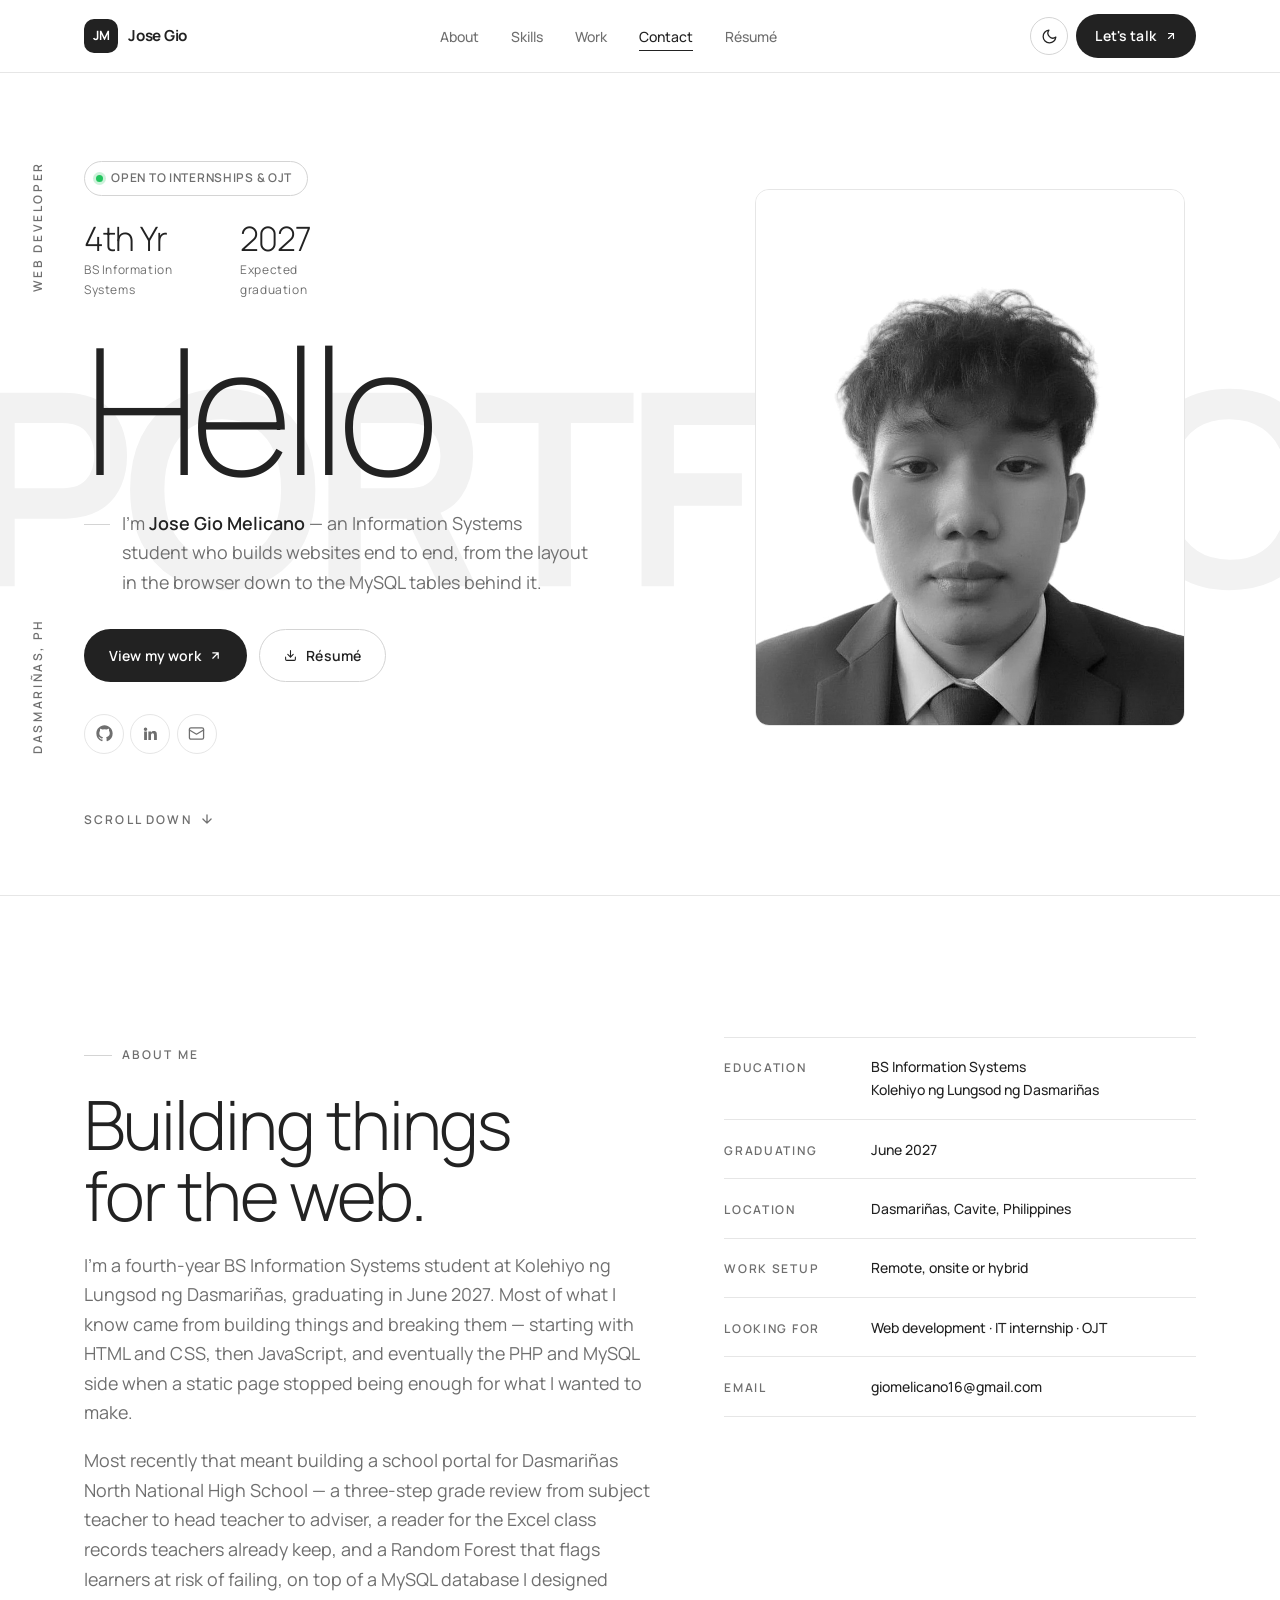
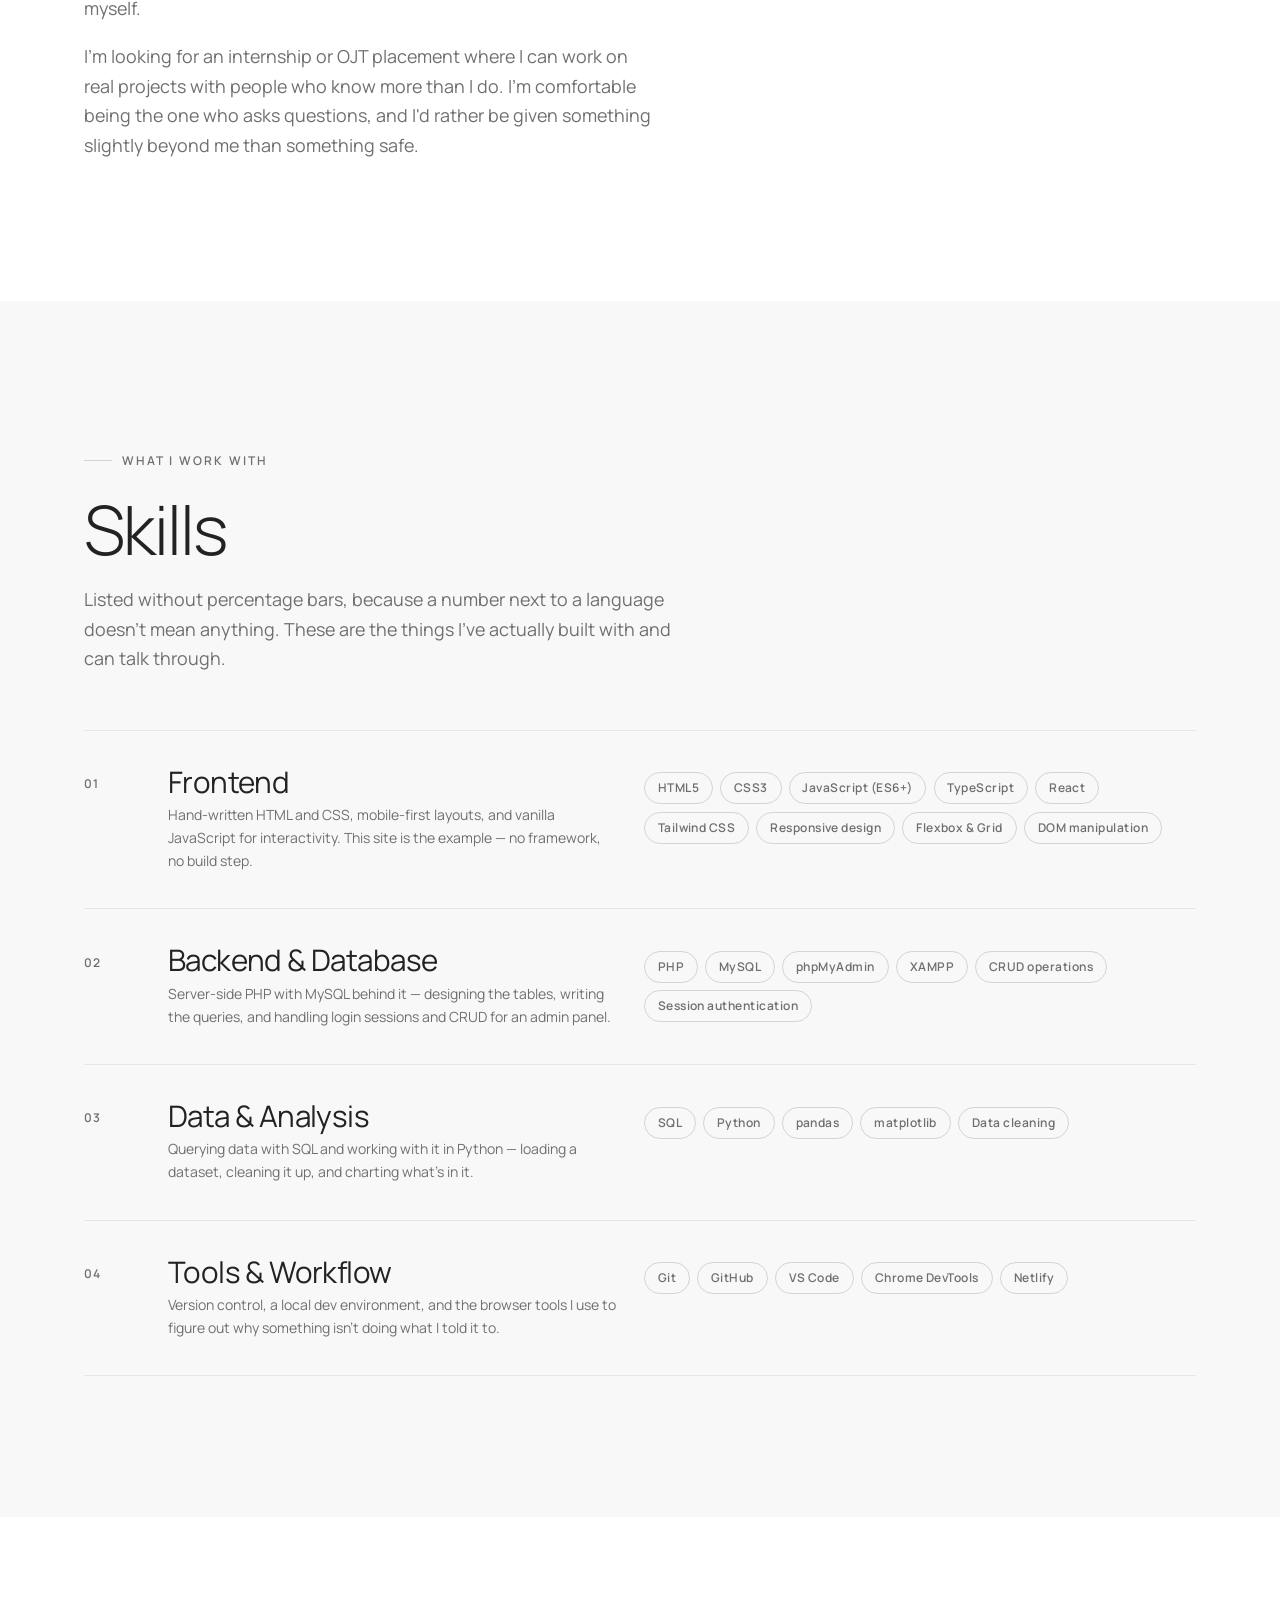
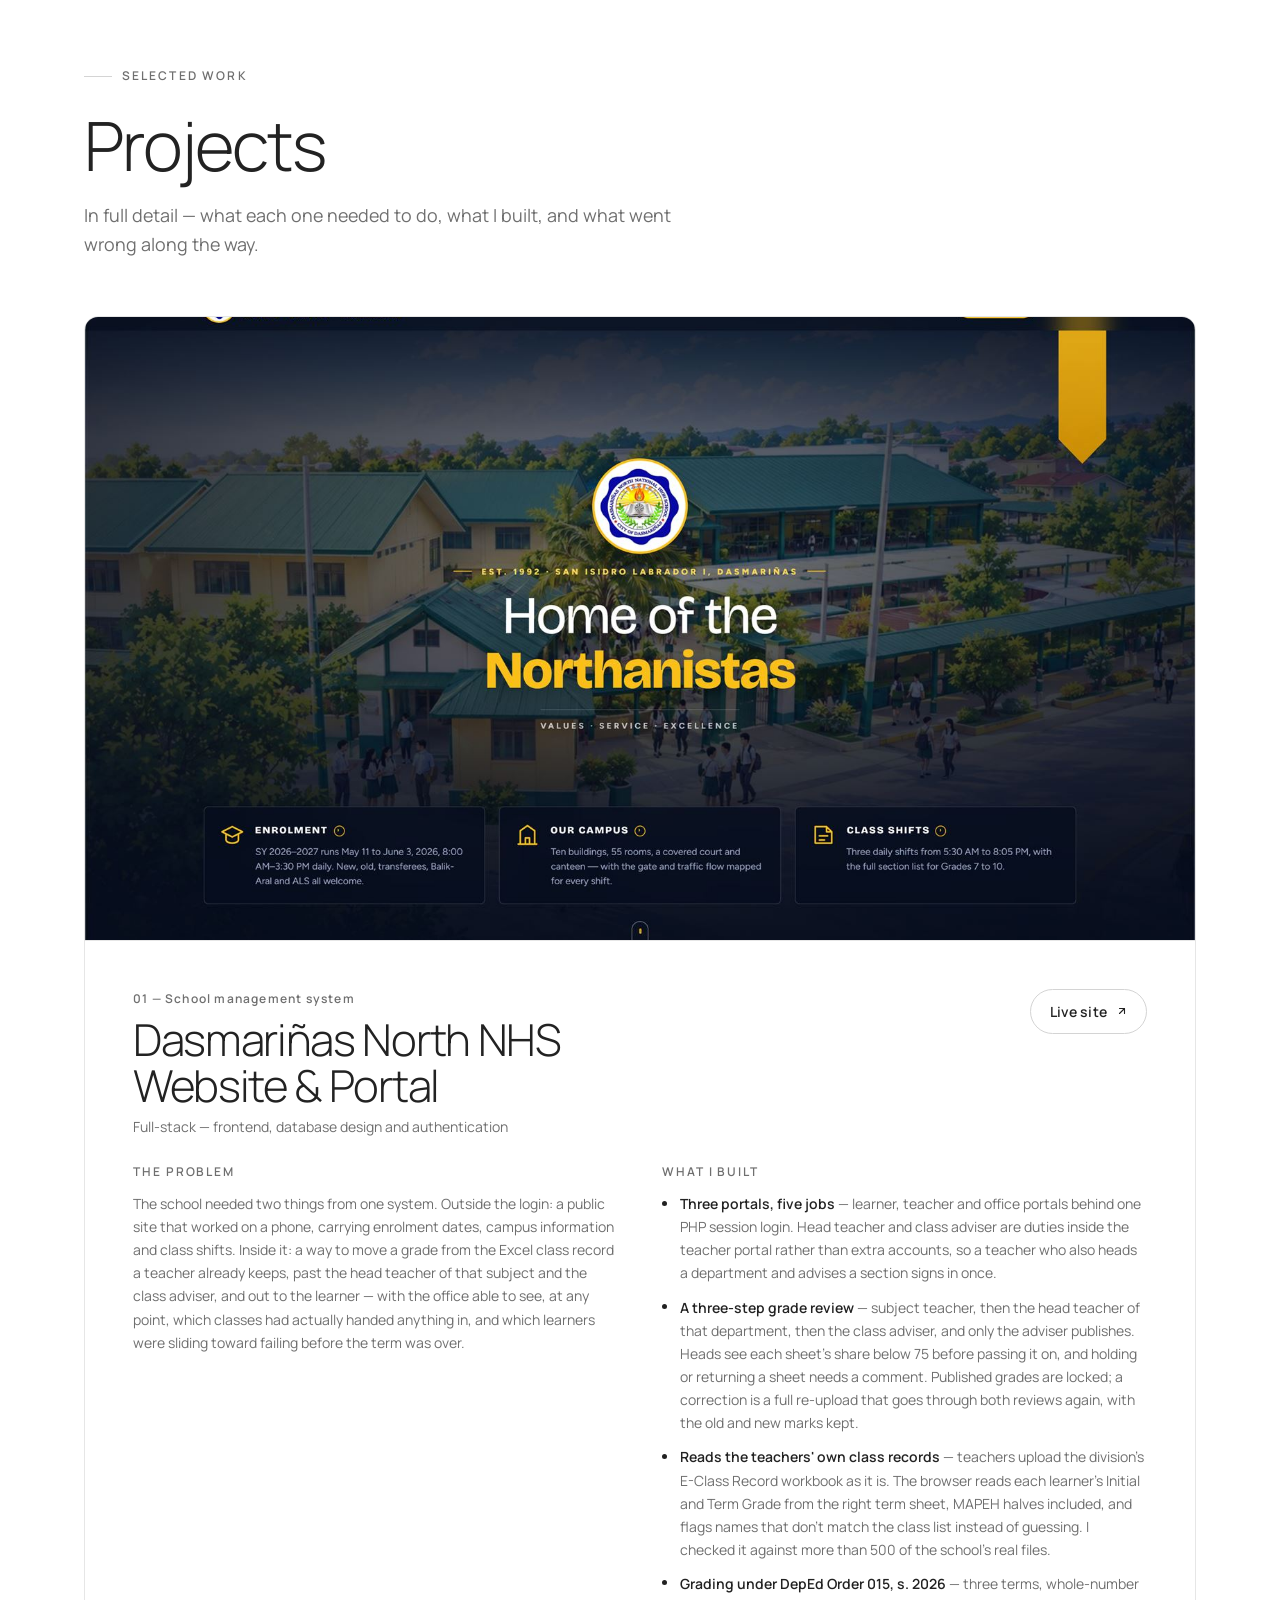
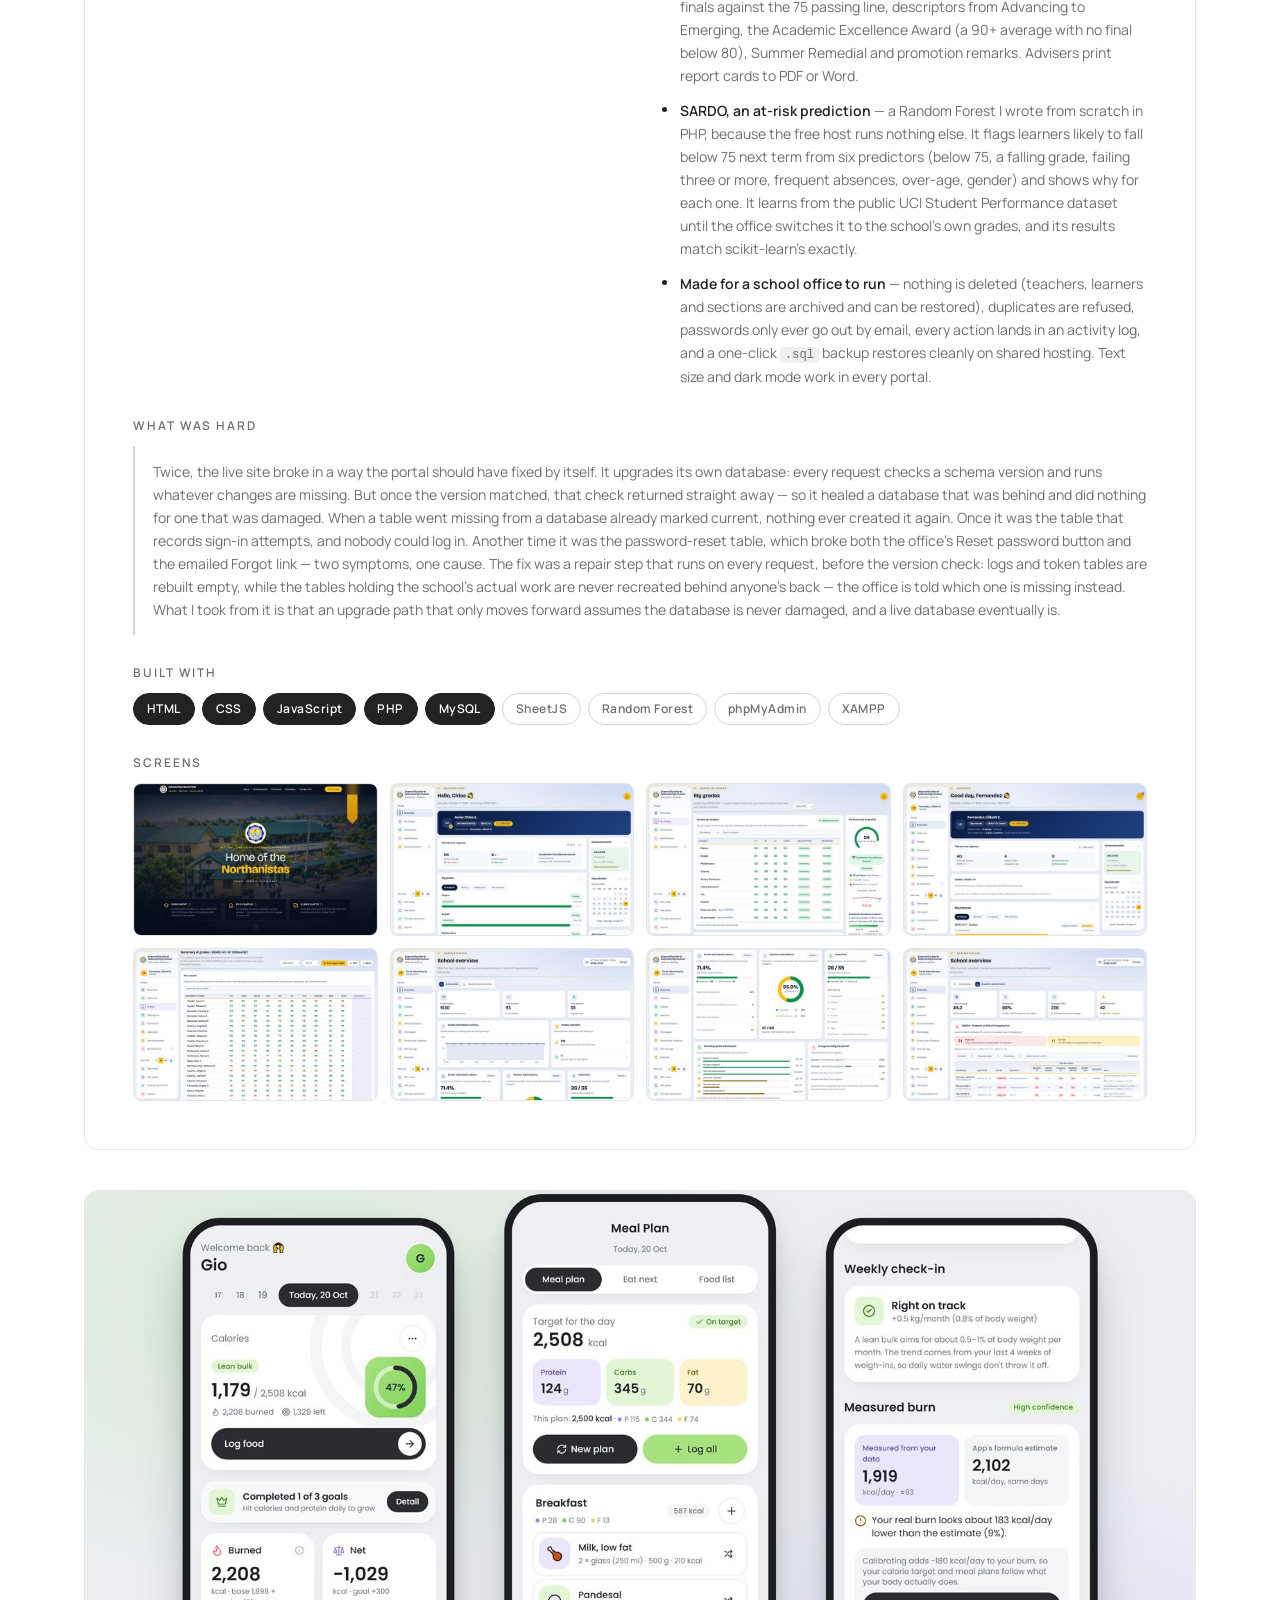
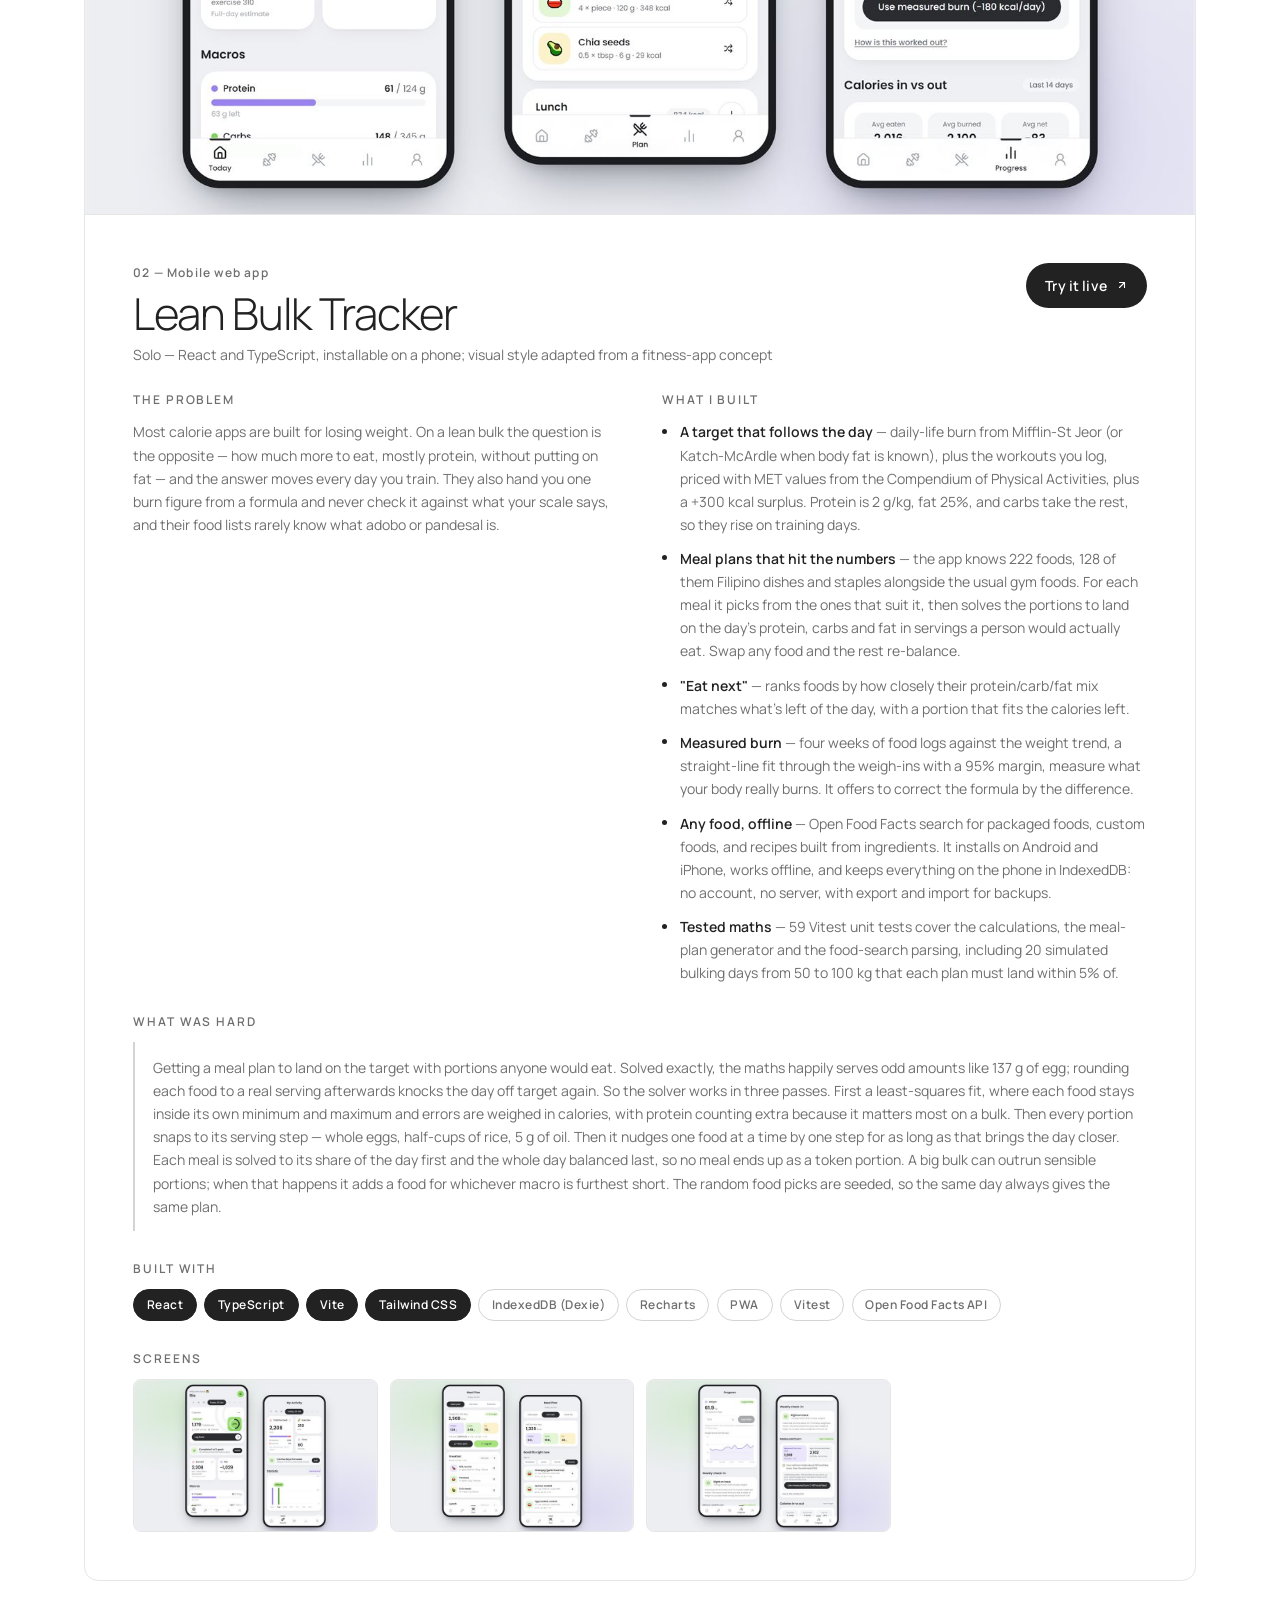
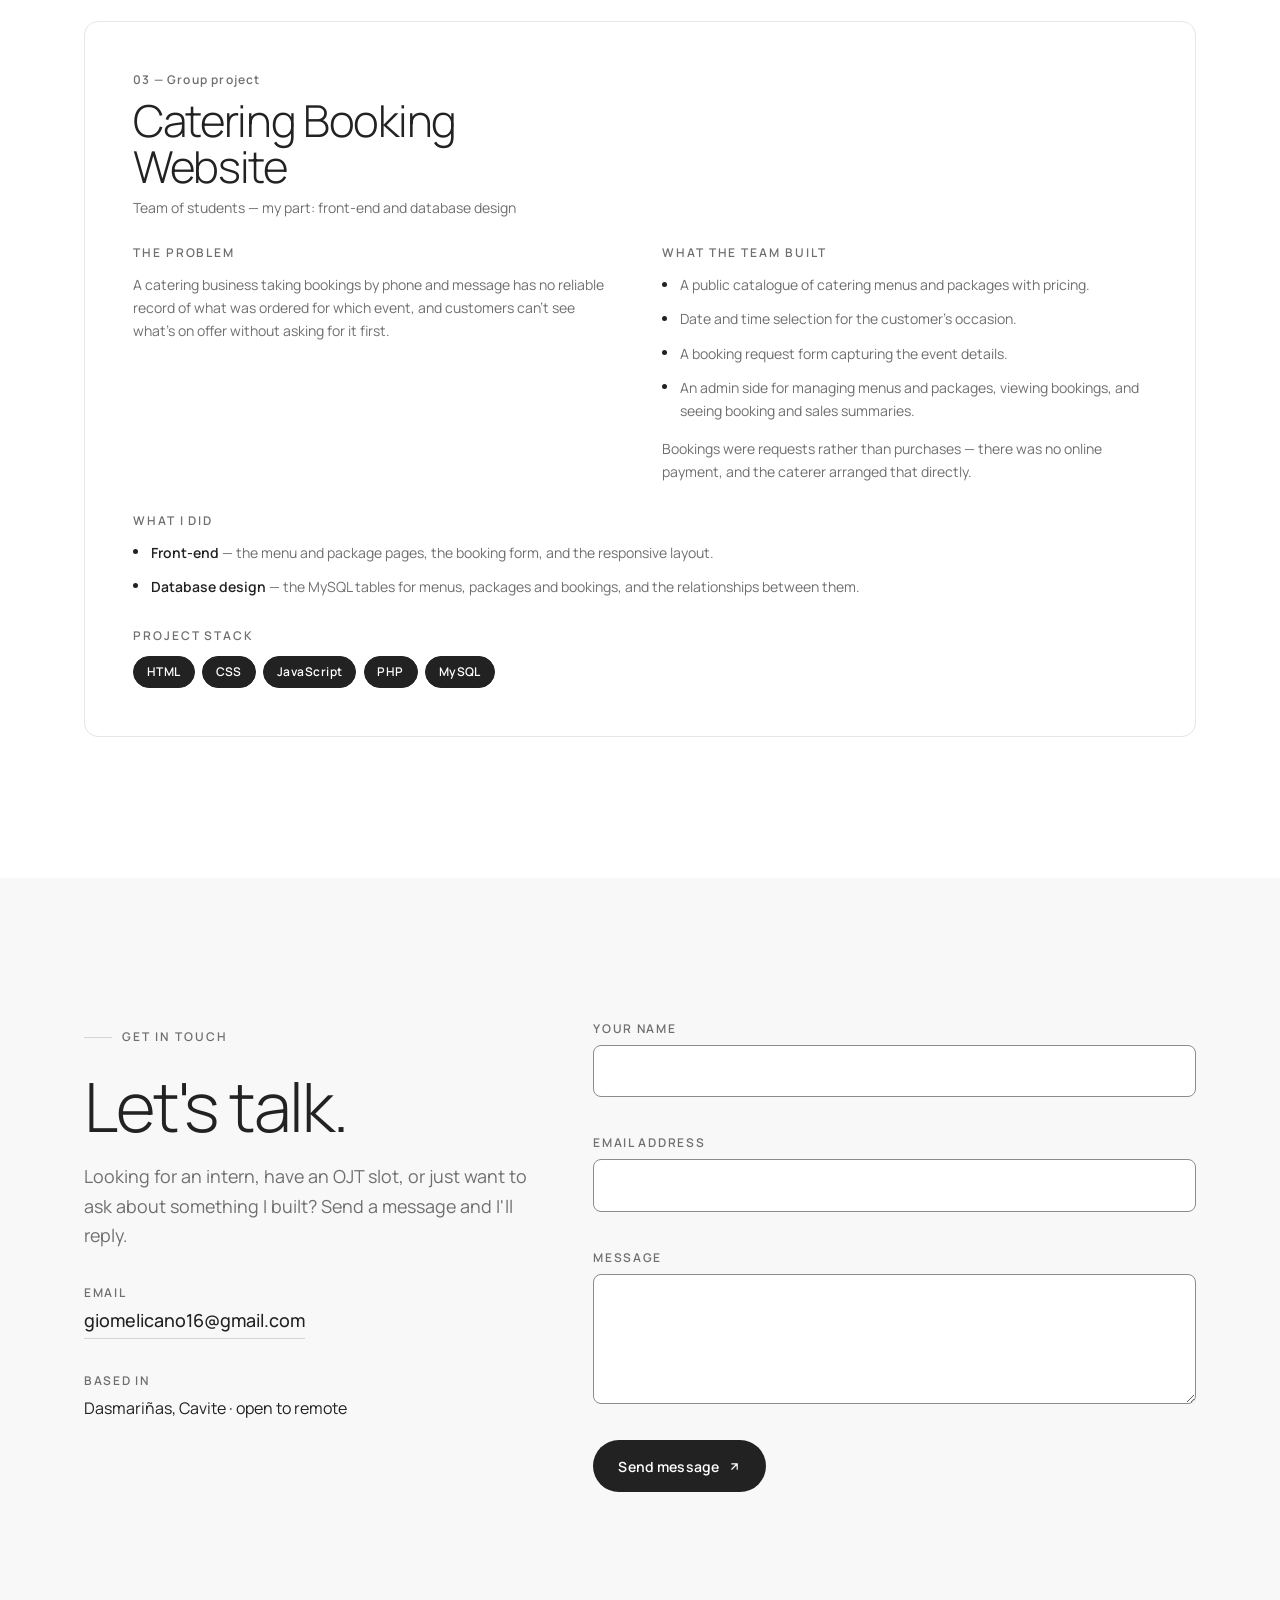
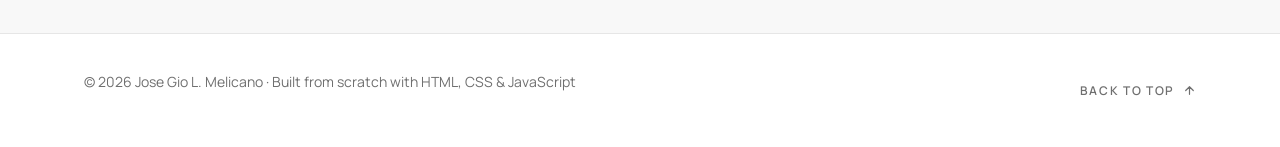
<file: index.html>
<!DOCTYPE html>
<html lang="en">
<head>
<meta charset="UTF-8">
<meta name="viewport" content="width=device-width, initial-scale=1">

<title>Jose Gio L. Melicano — Web Developer & IS Student</title>
<meta name="description" content="Jose Gio L. Melicano — 4th-year BS Information Systems student at Kolehiyo ng Lungsod ng Dasmariñas. Full-stack school website and portal built with HTML, CSS, JavaScript, PHP and MySQL. Open to internships and entry-level roles.">
<meta name="author" content="Jose Gio L. Melicano">

<!-- ===== Link preview (Open Graph / Twitter) =============================
     TODO: replace the og:url and og:image URLs with your live Netlify URL
     once the site is deployed, e.g. https://josegio.netlify.app
     ====================================================================== -->
<meta property="og:type" content="website">
<meta property="og:title" content="Jose Gio L. Melicano — Web Developer & IS Student">
<meta property="og:description" content="4th-year BS Information Systems student. Full-stack school website and portal in HTML, CSS, JavaScript, PHP and MySQL. Open to internships.">
<meta property="og:url" content="https://giomelicano-portfolio.netlify.app/">
<meta property="og:image" content="https://giomelicano-portfolio.netlify.app/assets/img/og-image.png">
<meta name="twitter:card" content="summary_large_image">
<meta name="twitter:title" content="Jose Gio L. Melicano — Web Developer & IS Student">
<meta name="twitter:description" content="4th-year BS Information Systems student. Full-stack school website and portal in HTML, CSS, JavaScript, PHP and MySQL.">
<meta name="twitter:image" content="https://giomelicano-portfolio.netlify.app/assets/img/og-image.png">

<meta name="theme-color" content="#ffffff" media="(prefers-color-scheme: light)">
<meta name="theme-color" content="#111111" media="(prefers-color-scheme: dark)">

<!-- Favicon: a simple monogram, no extra file needed -->
<link rel="icon" href="data:image/svg+xml,<svg xmlns='http://www.w3.org/2000/svg' viewBox='0 0 100 100'><rect width='100' height='100' rx='22' fill='%23222'/><text x='50' y='68' font-family='Helvetica,Arial,sans-serif' font-size='46' font-weight='bold' fill='%23fff' text-anchor='middle'>JM</text></svg>">

<link rel="preconnect" href="https://fonts.googleapis.com">
<link rel="preconnect" href="https://fonts.gstatic.com" crossorigin>
<link rel="stylesheet" href="https://fonts.googleapis.com/css2?family=Manrope:wght@200..800&display=swap">
<link rel="stylesheet" href="css/style.css">

<!-- Apply the saved theme before first paint so there is no flash of the
     wrong colour scheme. Kept inline and tiny on purpose. -->
<script>
  (function () {
    /* Tells the stylesheet JavaScript is available. The scroll-reveal effect
       is scoped to .js so a no-JS visitor sees the full page, not a blank one. */
    document.documentElement.classList.add("js");
    try {
      var saved = localStorage.getItem("theme");
      var prefersDark = window.matchMedia("(prefers-color-scheme: dark)").matches;
      if (saved === "dark" || (!saved && prefersDark)) {
        document.documentElement.setAttribute("data-theme", "dark");
      }
    } catch (e) { /* private mode — fall back to the light default */ }
  })();
</script>
</head>

<body>

<a class="skip-link" href="#main">Skip to content</a>

<!-- ======================================================================
     Header
     ====================================================================== -->
<header class="site-header">
  <nav class="wrap nav" aria-label="Primary">
    <a class="brand" href="#top">
      <span class="brand__mark" aria-hidden="true">JM</span>
      <span>Jose&nbsp;Gio</span>
    </a>

    <ul class="nav__links" id="nav-links">
      <li><a class="nav__link" href="#about">About</a></li>
      <li><a class="nav__link" href="#skills">Skills</a></li>
      <li><a class="nav__link" href="#work">Work</a></li>
      <li><a class="nav__link" href="#contact">Contact</a></li>
      <li><a class="nav__link" href="resume.html">Résumé</a></li>
    </ul>

    <div class="nav__actions">
      <button class="theme-toggle" id="theme-toggle" type="button"
              aria-label="Switch colour theme">
        <svg class="icon-moon" viewBox="0 0 24 24" fill="none" stroke="currentColor" stroke-width="1.8" stroke-linecap="round" stroke-linejoin="round" aria-hidden="true"><path d="M21 12.79A9 9 0 1 1 11.21 3 7 7 0 0 0 21 12.79z"/></svg>
        <svg class="icon-sun" viewBox="0 0 24 24" fill="none" stroke="currentColor" stroke-width="1.8" stroke-linecap="round" stroke-linejoin="round" aria-hidden="true"><circle cx="12" cy="12" r="4"/><path d="M12 2v2M12 20v2M4.93 4.93l1.41 1.41M17.66 17.66l1.41 1.41M2 12h2M20 12h2M6.34 17.66l-1.41 1.41M19.07 4.93l-1.41 1.41"/></svg>
      </button>

      <a class="btn btn--primary btn--sm nav__cta" href="#contact">
        Let's talk
        <svg class="arrow" width="12" height="12" viewBox="0 0 24 24" fill="none" stroke="currentColor" stroke-width="2.2" stroke-linecap="round" stroke-linejoin="round" aria-hidden="true"><path d="M7 17L17 7M7 7h10v10"/></svg>
      </a>

      <button class="nav__toggle" id="nav-toggle" type="button"
              aria-expanded="false" aria-controls="nav-links" aria-label="Open menu">
        <span></span><span></span><span></span>
      </button>
    </div>
  </nav>
</header>

<main id="main">

<!-- ======================================================================
     Hero
     ====================================================================== -->
<section class="hero" id="top">
  <div class="hero__watermark" aria-hidden="true">PORTFOLIO</div>

  <div class="wrap">
    <div class="hero__inner">

      <div class="hero__side" aria-hidden="true">
        <span>Web Developer</span>
        <span>Dasmariñas, PH</span>
      </div>

      <div class="hero__content">
        <p class="badge">
          <span class="badge__dot" aria-hidden="true"></span>
          Open to internships &amp; OJT
        </p>

        <!-- Honest figures. No invented metrics. -->
        <div class="hero__stats">
          <div>
            <span class="hero__stat-num">4th Yr</span>
            <span class="hero__stat-label">BS Information Systems</span>
          </div>
          <div>
            <span class="hero__stat-num">2027</span>
            <span class="hero__stat-label">Expected graduation</span>
          </div>
        </div>

        <h1 class="hero__title">Hello</h1>

        <p class="hero__subtitle">
          <span>I'm <strong>Jose Gio Melicano</strong> — an Information Systems student who builds
          websites end to end, from the layout in the browser down to the MySQL tables behind it.</span>
        </p>

        <div class="hero__actions">
          <a class="btn btn--primary" href="#work">
            View my work
            <svg class="arrow" width="13" height="13" viewBox="0 0 24 24" fill="none" stroke="currentColor" stroke-width="2.2" stroke-linecap="round" stroke-linejoin="round" aria-hidden="true"><path d="M7 17L17 7M7 7h10v10"/></svg>
          </a>
          <a class="btn btn--ghost" href="resume.html">
            <svg width="13" height="13" viewBox="0 0 24 24" fill="none" stroke="currentColor" stroke-width="2" stroke-linecap="round" stroke-linejoin="round" aria-hidden="true"><path d="M21 15v4a2 2 0 0 1-2 2H5a2 2 0 0 1-2-2v-4M7 10l5 5 5-5M12 15V3"/></svg>
            Résumé
          </a>
        </div>

        <ul class="hero__socials">
          <li>
            <a class="social-link" href="https://github.com/giomelicano" target="_blank" rel="noopener noreferrer" aria-label="GitHub profile">
              <svg viewBox="0 0 24 24" fill="currentColor" aria-hidden="true"><path d="M12 .5C5.73.5.5 5.73.5 12a11.5 11.5 0 0 0 7.86 10.92c.58.1.79-.25.79-.56v-2c-3.2.7-3.88-1.54-3.88-1.54-.53-1.34-1.29-1.7-1.29-1.7-1.05-.72.08-.7.08-.7 1.16.08 1.77 1.2 1.77 1.2 1.03 1.77 2.71 1.26 3.37.96.1-.75.4-1.26.73-1.55-2.56-.29-5.25-1.28-5.25-5.7 0-1.26.45-2.29 1.19-3.1-.12-.29-.52-1.46.11-3.05 0 0 .97-.31 3.18 1.18a11 11 0 0 1 5.79 0c2.2-1.5 3.17-1.18 3.17-1.18.63 1.59.23 2.76.12 3.05.74.81 1.18 1.84 1.18 3.1 0 4.43-2.69 5.4-5.26 5.69.41.36.78 1.06.78 2.14v3.17c0 .31.21.67.8.56A11.5 11.5 0 0 0 23.5 12C23.5 5.73 18.27.5 12 .5z"/></svg>
            </a>
          </li>
          <li>
            <a class="social-link" href="https://www.linkedin.com/in/gio-melicano-8855543a7/" target="_blank" rel="noopener noreferrer" aria-label="LinkedIn profile">
              <svg viewBox="0 0 24 24" fill="currentColor" aria-hidden="true"><path d="M4.98 3.5a2.5 2.5 0 1 1 0 5 2.5 2.5 0 0 1 0-5zM3 9h4v12H3zM9 9h3.8v1.64h.05a4.17 4.17 0 0 1 3.75-2.06C20.4 8.58 21 10.9 21 14.2V21h-4v-6c0-1.43-.03-3.27-2-3.27-2 0-2.3 1.56-2.3 3.17V21H9z"/></svg>
            </a>
          </li>
          <li>
            <a class="social-link" href="mailto:giomelicano16@gmail.com" aria-label="Email Jose Gio">
              <svg viewBox="0 0 24 24" fill="none" stroke="currentColor" stroke-width="1.8" stroke-linecap="round" stroke-linejoin="round" aria-hidden="true"><rect x="2" y="4" width="20" height="16" rx="2"/><path d="m22 7-10 6L2 7"/></svg>
            </a>
          </li>
        </ul>
      </div>

      <div class="hero__portrait">
        <!-- width/height are the file's real pixel size: they reserve the space
             before the image loads, so the layout doesn't jump. -->
        <img src="assets/img/profile.jpg" width="768" height="1344"
             fetchpriority="high"
             alt="Jose Gio L. Melicano">
      </div>

    </div>

    <p class="hero__scroll">
      Scroll down
      <svg viewBox="0 0 24 24" fill="none" stroke="currentColor" stroke-width="2.2" stroke-linecap="round" stroke-linejoin="round" aria-hidden="true"><path d="M12 5v14M19 12l-7 7-7-7"/></svg>
    </p>
  </div>
</section>

<hr class="rule">

<!-- ======================================================================
     About
     ====================================================================== -->
<section class="section" id="about">
  <div class="wrap">
    <div class="about__grid">
      <div class="reveal">
        <p class="eyebrow">About me</p>
        <h2 class="section-title">Building things<br>for the web.</h2>
        <p class="section-intro">
          I'm a fourth-year BS Information Systems student at Kolehiyo ng Lungsod ng Dasmariñas,
          graduating in June 2027. Most of what I know came from building things and breaking them —
          starting with HTML and CSS, then JavaScript, and eventually the PHP and MySQL side when a
          static page stopped being enough for what I wanted to make.
        </p>
        <p class="section-intro" style="margin-top:1.15rem">
          Most recently that meant building a school portal for Dasmariñas North National High
          School — a three-step grade review from subject teacher to head teacher to adviser, a
          reader for the Excel class records teachers already keep, and a Random Forest that flags
          learners at risk of failing, on top of a MySQL database I designed myself.
        </p>
        <p class="section-intro" style="margin-top:1.15rem">
          I'm looking for an internship or OJT placement where I can work on real projects with
          people who know more than I do. I'm comfortable being the one who asks questions, and
          I'd rather be given something slightly beyond me than something safe.
        </p>
      </div>

      <div class="reveal">
        <div class="facts">
          <div class="fact">
            <span class="fact__key">Education</span>
            <span class="fact__val">BS Information Systems<br>Kolehiyo ng Lungsod ng Dasmariñas</span>
          </div>
          <div class="fact">
            <span class="fact__key">Graduating</span>
            <span class="fact__val">June 2027</span>
          </div>
          <div class="fact">
            <span class="fact__key">Location</span>
            <span class="fact__val">Dasmariñas, Cavite, Philippines</span>
          </div>
          <div class="fact">
            <span class="fact__key">Work setup</span>
            <span class="fact__val">Remote, onsite or hybrid</span>
          </div>
          <div class="fact">
            <span class="fact__key">Looking for</span>
            <span class="fact__val">Web development · IT internship · OJT</span>
          </div>
          <div class="fact">
            <span class="fact__key">Email</span>
            <span class="fact__val"><a href="mailto:giomelicano16@gmail.com">giomelicano16@gmail.com</a></span>
          </div>
        </div>
      </div>
    </div>
  </div>
</section>

<!-- ======================================================================
     Skills
     ====================================================================== -->
<section class="section section--alt" id="skills">
  <div class="wrap">
    <div class="reveal">
      <p class="eyebrow">What I work with</p>
      <h2 class="section-title">Skills</h2>
      <p class="section-intro" style="margin-bottom:clamp(2rem,5vw,3.5rem)">
        Listed without percentage bars, because a number next to a language doesn't mean anything.
        These are the things I've actually built with and can talk through.
      </p>
    </div>

    <div class="skills__list">

      <article class="skill-row reveal">
        <span class="skill-row__num">01</span>
        <div class="skill-row__body">
          <h3 class="skill-row__title">Frontend</h3>
          <p class="skill-row__desc">
            Hand-written HTML and CSS, mobile-first layouts, and vanilla JavaScript for
            interactivity. This site is the example — no framework, no build step.
          </p>
        </div>
        <ul class="tags">
          <li class="tag">HTML5</li>
          <li class="tag">CSS3</li>
          <li class="tag">JavaScript (ES6+)</li>
          <li class="tag">TypeScript</li>
          <li class="tag">React</li>
          <li class="tag">Tailwind CSS</li>
          <li class="tag">Responsive design</li>
          <li class="tag">Flexbox &amp; Grid</li>
          <li class="tag">DOM manipulation</li>
        </ul>
      </article>

      <article class="skill-row reveal">
        <span class="skill-row__num">02</span>
        <div class="skill-row__body">
          <h3 class="skill-row__title">Backend &amp; Database</h3>
          <p class="skill-row__desc">
            Server-side PHP with MySQL behind it — designing the tables, writing the queries,
            and handling login sessions and CRUD for an admin panel.
          </p>
        </div>
        <ul class="tags">
          <li class="tag">PHP</li>
          <li class="tag">MySQL</li>
          <li class="tag">phpMyAdmin</li>
          <li class="tag">XAMPP</li>
          <li class="tag">CRUD operations</li>
          <li class="tag">Session authentication</li>
        </ul>
      </article>

      <article class="skill-row reveal">
        <span class="skill-row__num">03</span>
        <div class="skill-row__body">
          <h3 class="skill-row__title">Data &amp; Analysis</h3>
          <p class="skill-row__desc">
            Querying data with SQL and working with it in Python — loading a dataset,
            cleaning it up, and charting what's in it.
          </p>
        </div>
        <ul class="tags">
          <li class="tag">SQL</li>
          <li class="tag">Python</li>
          <li class="tag">pandas</li>
          <li class="tag">matplotlib</li>
          <li class="tag">Data cleaning</li>
        </ul>
      </article>

      <article class="skill-row reveal">
        <span class="skill-row__num">04</span>
        <div class="skill-row__body">
          <h3 class="skill-row__title">Tools &amp; Workflow</h3>
          <p class="skill-row__desc">
            Version control, a local dev environment, and the browser tools I use to figure
            out why something isn't doing what I told it to.
          </p>
        </div>
        <ul class="tags">
          <li class="tag">Git</li>
          <li class="tag">GitHub</li>
          <li class="tag">VS Code</li>
          <li class="tag">Chrome DevTools</li>
          <li class="tag">Netlify</li>
        </ul>
      </article>

    </div>
  </div>
</section>

<!-- ======================================================================
     Work — one project, told properly
     ====================================================================== -->
<section class="section" id="work">
  <div class="wrap">
    <div class="reveal">
      <p class="eyebrow">Selected work</p>
      <h2 class="section-title">Projects</h2>
      <p class="section-intro" style="margin-bottom:clamp(2rem,5vw,3.5rem)">
        In full detail — what each one needed to do, what I built, and what went wrong
        along the way.
      </p>
    </div>

    <article class="case reveal">

      <div class="case__cover">
        <img src="assets/img/01-home-page-lg.jpg" width="1600" height="1000"
             loading="lazy" decoding="async"
             alt="Dasmariñas North National High School home page, showing the school crest over a photo of the campus with enrolment, campus and class-shift information cards">
      </div>

      <div class="case__body">

        <div class="case__head">
          <div>
            <p class="case__num">01 — School management system</p>
            <h3 class="case__title">Dasmariñas North NHS<br>Website &amp; Portal</h3>
            <p class="case__role">Full-stack — frontend, database design and authentication</p>
          </div>
          <div class="case__links">
            <a class="btn btn--ghost btn--sm" href="https://dnnhs-demo.free.nf/" target="_blank" rel="noopener noreferrer">
              Live site
              <svg class="arrow" width="12" height="12" viewBox="0 0 24 24" fill="none" stroke="currentColor" stroke-width="2.2" stroke-linecap="round" stroke-linejoin="round" aria-hidden="true"><path d="M7 17L17 7M7 7h10v10"/></svg>
            </a>
            <!--
              Source-code button removed: github.com/giomelicano/dnnhs-website does not exist yet,
              and a 404 in front of a recruiter is worse than no link at all. Once the DNNHS code
              is pushed, restore this block and point href at the real repo.

            <a class="btn btn--ghost btn--sm" href="https://github.com/giomelicano/dnnhs-website" target="_blank" rel="noopener noreferrer">
              Source code
              <svg class="arrow" width="12" height="12" viewBox="0 0 24 24" fill="none" stroke="currentColor" stroke-width="2.2" stroke-linecap="round" stroke-linejoin="round" aria-hidden="true"><path d="M7 17L17 7M7 7h10v10"/></svg>
            </a>
            -->
          </div>
        </div>

        <div class="case__cols">
          <div class="case__block">
            <h4>The problem</h4>
            <p>
              The school needed two things from one system. Outside the login: a public site that
              worked on a phone, carrying enrolment dates, campus information and class shifts.
              Inside it: a way to move a grade from the Excel class record a teacher already keeps,
              past the head teacher of that subject and the class adviser, and out to the learner —
              with the office able to see, at any point, which classes had actually handed anything
              in, and which learners were sliding toward failing before the term was over.
            </p>
          </div>

          <div class="case__block">
            <h4>What I built</h4>
            <ul class="built-list">
              <li><strong>Three portals, five jobs</strong> — learner, teacher and office portals behind one PHP session login. Head teacher and class adviser are duties inside the teacher portal rather than extra accounts, so a teacher who also heads a department and advises a section signs in once.</li>
              <li><strong>A three-step grade review</strong> — subject teacher, then the head teacher of that department, then the class adviser, and only the adviser publishes. Heads see each sheet's share below 75 before passing it on, and holding or returning a sheet needs a comment. Published grades are locked; a correction is a full re-upload that goes through both reviews again, with the old and new marks kept.</li>
              <li><strong>Reads the teachers' own class records</strong> — teachers upload the division's E-Class Record workbook as it is. The browser reads each learner's Initial and Term Grade from the right term sheet, MAPEH halves included, and flags names that don't match the class list instead of guessing. I checked it against more than 500 of the school's real files.</li>
              <li><strong>Grading under DepEd Order 015, s. 2026</strong> — three terms, whole-number finals against the 75 passing line, descriptors from Advancing to Emerging, the Academic Excellence Award (a 90+ average with no final below 80), Summer Remedial and promotion remarks. Advisers print report cards to PDF or Word.</li>
              <li><strong>SARDO, an at-risk prediction</strong> — a Random Forest I wrote from scratch in PHP, because the free host runs nothing else. It flags learners likely to fall below 75 next term from six predictors (below 75, a falling grade, failing three or more, frequent absences, over-age, gender) and shows why for each one. It learns from the public UCI Student Performance dataset until the office switches it to the school's own grades, and its results match scikit-learn's exactly.</li>
              <li><strong>Made for a school office to run</strong> — nothing is deleted (teachers, learners and sections are archived and can be restored), duplicates are refused, passwords only ever go out by email, every action lands in an activity log, and a one-click <code>.sql</code> backup restores cleanly on shared hosting. Text size and dark mode work in every portal.</li>
            </ul>
          </div>
        </div>

        <div class="case__block" style="margin-bottom:2rem">
          <h4>What was hard</h4>
          <p class="note">
            Twice, the live site broke in a way the portal should have fixed by itself. It upgrades
            its own database: every request checks a schema version and runs whatever changes are
            missing. But once the version matched, that check returned straight away — so it healed
            a database that was behind and did nothing for one that was damaged. When a table went
            missing from a database already marked current, nothing ever created it again. Once it
            was the table that records sign-in attempts, and nobody could log in. Another time it
            was the password-reset table, which broke both the office's Reset password button and
            the emailed Forgot link — two symptoms, one cause. The fix was a repair step that runs
            on every request, before the version check: logs and token tables are rebuilt empty,
            while the tables holding the school's actual work are never recreated behind anyone's
            back — the office is told which one is missing instead. What I took from it is that an
            upgrade path that only moves forward assumes the database is never damaged, and a live
            database eventually is.
          </p>
        </div>

        <div class="case__block" style="margin-bottom:2rem">
          <h4>Built with</h4>
          <ul class="tags">
            <li class="tag tag--solid">HTML</li>
            <li class="tag tag--solid">CSS</li>
            <li class="tag tag--solid">JavaScript</li>
            <li class="tag tag--solid">PHP</li>
            <li class="tag tag--solid">MySQL</li>
            <li class="tag">SheetJS</li>
            <li class="tag">Random Forest</li>
            <li class="tag">phpMyAdmin</li>
            <li class="tag">XAMPP</li>
          </ul>
        </div>

        <div class="case__block">
          <h4>Screens</h4>
          <!-- Each button becomes a lightbox slide: data-full is the large image,
               data-caption the line shown under it. Thumbnails are cropped to the
               grid's 16/10 from the top, so keep the informative part up there. -->
          <div class="gallery" id="gallery">
            <button class="gallery__item" type="button"
                    data-full="assets/img/01-home-page-lg.jpg"
                    data-caption="Public home page — enrolment, campus and class-shift information">
              <img src="assets/img/01-home-page-sm.jpg" width="620" height="388"
                   loading="lazy" decoding="async" alt="Public home page">
            </button>
            <button class="gallery__item" type="button"
                    data-full="assets/img/02-learner-overview-lg.jpg"
                    data-caption="Learner portal — general average, subjects passing and award standing, with every subject's latest grade">
              <img src="assets/img/02-learner-overview-sm.jpg" width="620" height="388"
                   loading="lazy" decoding="async" alt="Learner overview showing a 94 general average, 8 of 8 subjects passing and an Academic Excellence Award standing">
            </button>
            <button class="gallery__item" type="button"
                    data-full="assets/img/03-learner-grades-lg.jpg"
                    data-caption="Report of grades — every subject across three terms, with the final, a descriptor and a remark, beside the award standing">
              <img src="assets/img/03-learner-grades-sm.jpg" width="620" height="388"
                   loading="lazy" decoding="async" alt="Learner report of grades listing each subject's three terms, final grade, descriptor and remark">
            </button>
            <button class="gallery__item" type="button"
                    data-full="assets/img/04-teacher-overview-lg.jpg"
                    data-caption="Teacher portal — advisory class, subject load, the head teacher their grades go to, and each class's progress through the terms">
              <img src="assets/img/04-teacher-overview-sm.jpg" width="620" height="388"
                   loading="lazy" decoding="async" alt="Teacher overview showing the advisory section, subject load, head teacher and per-class progress">
            </button>
            <button class="gallery__item" type="button"
                    data-full="assets/img/05-adviser-summary-of-grades-lg.jpg"
                    data-caption="Adviser's summary of grades — the whole section across all ten learning areas, failing marks in red; report cards print from here">
              <img src="assets/img/05-adviser-summary-of-grades-sm.jpg" width="620" height="388"
                   loading="lazy" decoding="async" alt="Adviser's summary of grades table with every learner's marks in ten learning areas, colour-coded by band">
            </button>
            <button class="gallery__item" type="button"
                    data-full="assets/img/06-admin-school-pulse-lg.jpg"
                    data-caption="Admin overview — enrolment, submission progress over 14 days and what still needs attention">
              <img src="assets/img/06-admin-school-pulse-sm.jpg" width="620" height="388"
                   loading="lazy" decoding="async" alt="Administrator overview with learner, teacher and section totals, a 14-day submission chart and a needs-attention list">
            </button>
            <button class="gallery__item" type="button"
                    data-full="assets/img/07-admin-submission-status-lg.jpg"
                    data-caption="Grade submission status — where every class stands, how many teachers are complete, which class lists are missing, and the year's setup checklist">
              <img src="assets/img/07-admin-submission-status-sm.jpg" width="620" height="388"
                   loading="lazy" decoding="async" alt="Admin cards for grade submission status, teacher completion, missing class lists, school-year setup and portal sign-ins">
            </button>
            <button class="gallery__item" type="button"
                    data-full="assets/img/08-admin-sardo-lg.jpg"
                    data-caption="Academic performance and SARDO — school average and passing rate, and the learners a Random Forest model flags as likely to fall below 75 next term, with the predictors behind each flag">
              <img src="assets/img/08-admin-sardo-sm.jpg" width="620" height="388"
                   loading="lazy" decoding="async" alt="Academic performance tab with school average, passing rate and the SARDO at-risk table showing each learner's predictors">
            </button>
          </div>
        </div>

      </div>
    </article>

    <!-- ---------------- Project 02 ----------------
         The repo (github.com/giomelicano/lean-bulk-tracker) is private, so there
         is no Source code button; add one if it is ever made public. The
         screenshots carry made-up sample data, loaded into a throwaway browser. -->
    <article class="case reveal" style="margin-top:clamp(1.5rem,4vw,2.5rem)">

      <div class="case__cover">
        <img src="assets/img/11-lean-bulk-cover-lg.jpg" width="1600" height="1000"
             loading="lazy" decoding="async"
             alt="Three phone screens of Lean Bulk Tracker: today's calories against a 2,508 kcal target, a generated meal plan with its protein, carbs and fat, and the measured burn from four weeks of logs">
      </div>

      <div class="case__body">

        <div class="case__head">
          <div>
            <p class="case__num">02 — Mobile web app</p>
            <h3 class="case__title">Lean Bulk Tracker</h3>
            <p class="case__role">Solo — React and TypeScript, installable on a phone; visual style adapted from a fitness-app concept</p>
          </div>
          <div class="case__links">
            <a class="btn btn--primary btn--sm" href="https://lean-bulk-tracker-jwg4.netlify.app/" target="_blank" rel="noopener noreferrer">
              Try it live
              <svg class="arrow" width="12" height="12" viewBox="0 0 24 24" fill="none" stroke="currentColor" stroke-width="2.2" stroke-linecap="round" stroke-linejoin="round" aria-hidden="true"><path d="M7 17L17 7M7 7h10v10"/></svg>
            </a>
          </div>
        </div>

        <div class="case__cols">
          <div class="case__block">
            <h4>The problem</h4>
            <p>
              Most calorie apps are built for losing weight. On a lean bulk the question is the
              opposite — how much more to eat, mostly protein, without putting on fat — and the
              answer moves every day you train. They also hand you one burn figure from a formula
              and never check it against what your scale says, and their food lists rarely know
              what adobo or pandesal is.
            </p>
          </div>

          <div class="case__block">
            <h4>What I built</h4>
            <ul class="built-list">
              <li><strong>A target that follows the day</strong> — daily-life burn from Mifflin-St Jeor (or Katch-McArdle when body fat is known), plus the workouts you log, priced with MET values from the Compendium of Physical Activities, plus a +300 kcal surplus. Protein is 2 g/kg, fat 25%, and carbs take the rest, so they rise on training days.</li>
              <li><strong>Meal plans that hit the numbers</strong> — the app knows 222 foods, 128 of them Filipino dishes and staples alongside the usual gym foods. For each meal it picks from the ones that suit it, then solves the portions to land on the day's protein, carbs and fat in servings a person would actually eat. Swap any food and the rest re-balance.</li>
              <li><strong>"Eat next"</strong> — ranks foods by how closely their protein/carb/fat mix matches what's left of the day, with a portion that fits the calories left.</li>
              <li><strong>Measured burn</strong> — four weeks of food logs against the weight trend, a straight-line fit through the weigh-ins with a 95% margin, measure what your body really burns. It offers to correct the formula by the difference.</li>
              <li><strong>Any food, offline</strong> — Open Food Facts search for packaged foods, custom foods, and recipes built from ingredients. It installs on Android and iPhone, works offline, and keeps everything on the phone in IndexedDB: no account, no server, with export and import for backups.</li>
              <li><strong>Tested maths</strong> — 59 Vitest unit tests cover the calculations, the meal-plan generator and the food-search parsing, including 20 simulated bulking days from 50 to 100 kg that each plan must land within 5% of.</li>
            </ul>
          </div>
        </div>

        <div class="case__block" style="margin-bottom:2rem">
          <h4>What was hard</h4>
          <p class="note">
            Getting a meal plan to land on the target with portions anyone would eat. Solved
            exactly, the maths happily serves odd amounts like 137 g of egg; rounding each food to
            a real serving afterwards knocks the day off target again. So the solver works in three
            passes. First a least-squares fit, where each food stays inside its own minimum and
            maximum and errors are weighed in calories, with protein counting extra because it
            matters most on a bulk. Then every portion snaps to its serving step — whole eggs,
            half-cups of rice, 5 g of oil. Then it nudges one food at a time by one step for as long
            as that brings the day closer. Each meal is solved to its share of the day first and
            the whole day balanced last, so no meal ends up as a token portion. A big bulk can
            outrun sensible portions; when that happens it adds a food for whichever macro is
            furthest short. The random food picks are seeded, so the same day always gives the
            same plan.
          </p>
        </div>

        <div class="case__block" style="margin-bottom:2rem">
          <h4>Built with</h4>
          <ul class="tags">
            <li class="tag tag--solid">React</li>
            <li class="tag tag--solid">TypeScript</li>
            <li class="tag tag--solid">Vite</li>
            <li class="tag tag--solid">Tailwind CSS</li>
            <li class="tag">IndexedDB (Dexie)</li>
            <li class="tag">Recharts</li>
            <li class="tag">PWA</li>
            <li class="tag">Vitest</li>
            <li class="tag">Open Food Facts API</li>
          </ul>
        </div>

        <div class="case__block">
          <h4>Screens</h4>
          <div class="gallery">
            <button class="gallery__item" type="button"
                    data-full="assets/img/12-lean-bulk-today-lg.jpg"
                    data-caption="Today and Activity — calories eaten against a target built from daily-life burn, logged exercise and the lean-bulk surplus">
              <img src="assets/img/12-lean-bulk-today-sm.jpg" width="620" height="388"
                   loading="lazy" decoding="async" alt="Today screen with calories, burn and macros, beside the Activity screen with a week of exercise">
            </button>
            <button class="gallery__item" type="button"
                    data-full="assets/img/13-lean-bulk-meal-plan-lg.jpg"
                    data-caption="Meal plan and Eat next — a generated day that lands on the macros, and foods ranked by how well they fill what's left">
              <img src="assets/img/13-lean-bulk-meal-plan-sm.jpg" width="620" height="388"
                   loading="lazy" decoding="async" alt="Generated meal plan with portions per meal, beside the Eat next list of suggested foods">
            </button>
            <button class="gallery__item" type="button"
                    data-full="assets/img/14-lean-bulk-progress-lg.jpg"
                    data-caption="Progress — the weight trend, the weekly check-in against 0.5–1% a month, and the burn measured from four weeks of logs">
              <img src="assets/img/14-lean-bulk-progress-sm.jpg" width="620" height="388"
                   loading="lazy" decoding="async" alt="Weight trend chart and weekly check-in, beside the measured burn compared with the formula estimate">
            </button>
          </div>
        </div>

      </div>
    </article>

    <!-- ---------------- Project 03 ----------------
         Deliberately a shorter card: this was group work and the files are no
         longer available, so there are no screenshots, no repo and no demo.
         Given that, a compact honest entry beats forcing it into the full
         case-study layout with an empty image slot. -->
    <article class="case reveal" style="margin-top:clamp(1.5rem,4vw,2.5rem)">
      <div class="case__body">

        <div class="case__head">
          <div>
            <p class="case__num">03 — Group project</p>
            <h3 class="case__title">Catering Booking<br>Website</h3>
            <p class="case__role">Team of students — my part: front-end and database design</p>
          </div>
        </div>

        <div class="case__cols">
          <div class="case__block">
            <h4>The problem</h4>
            <p>
              A catering business taking bookings by phone and message has no reliable record of
              what was ordered for which event, and customers can't see what's on offer without
              asking for it first.
            </p>
          </div>

          <div class="case__block">
            <h4>What the team built</h4>
            <ul class="built-list">
              <li>A public catalogue of catering menus and packages with pricing.</li>
              <li>Date and time selection for the customer's occasion.</li>
              <li>A booking request form capturing the event details.</li>
              <li>An admin side for managing menus and packages, viewing bookings, and seeing booking and sales summaries.</li>
            </ul>
            <p style="margin-top:0.9rem">
              Bookings were requests rather than purchases — there was no online payment, and the
              caterer arranged that directly.
            </p>
          </div>
        </div>

        <div class="case__block" style="margin-bottom:2rem">
          <h4>What I did</h4>
          <ul class="built-list">
            <li><strong>Front-end</strong> — the menu and package pages, the booking form, and the responsive layout.</li>
            <li><strong>Database design</strong> — the MySQL tables for menus, packages and bookings, and the relationships between them.</li>
          </ul>
        </div>

        <div class="case__block">
          <h4>Project stack</h4>
          <ul class="tags">
            <li class="tag tag--solid">HTML</li>
            <li class="tag tag--solid">CSS</li>
            <li class="tag tag--solid">JavaScript</li>
            <li class="tag tag--solid">PHP</li>
            <li class="tag tag--solid">MySQL</li>
          </ul>
        </div>

      </div>
    </article>
  </div>
</section>

<!-- ======================================================================
     Contact
     ====================================================================== -->
<section class="section section--alt" id="contact">
  <div class="wrap">
    <div class="contact__grid">

      <div class="reveal">
        <p class="eyebrow">Get in touch</p>
        <h2 class="section-title">Let's talk.</h2>
        <p class="section-intro">
          Looking for an intern, have an OJT slot, or just want to ask about something I built?
          Send a message and I'll reply.
        </p>

        <div class="contact__direct">
          <span class="fact__key">Email</span>
          <a href="mailto:giomelicano16@gmail.com">giomelicano16@gmail.com</a>
        </div>

        <div class="contact__direct">
          <span class="fact__key">Based in</span>
          <span>Dasmariñas, Cavite · open to remote</span>
        </div>
      </div>

      <div class="reveal">
        <!-- Web3Forms emails every message straight to giomelicano16@gmail.com.
             The access key is meant to be public: it can only send to that inbox.
             js/main.js posts this in the background; without JavaScript the
             form still posts to Web3Forms directly. -->
        <form class="form" id="contact-form" name="contact" method="POST"
              action="https://api.web3forms.com/submit" novalidate>

          <input type="hidden" name="access_key" value="5e93cf68-9c99-43a2-896f-c6d9b6f0f707">
          <input type="hidden" name="subject" value="New message from your portfolio">
          <input type="hidden" name="from_name" value="giomelicano-portfolio">

          <!-- Bot trap: real people never see or tick this; Web3Forms drops anything that has it -->
          <p class="hp" aria-hidden="true">
            <label>Don't tick this if you're human: <input type="checkbox" name="botcheck" tabindex="-1" autocomplete="off"></label>
          </p>

          <div class="field" id="field-name">
            <label for="name">Your name</label>
            <input type="text" id="name" name="name" autocomplete="name"
                   required aria-describedby="err-name">
            <span class="field__error" id="err-name" role="alert"></span>
          </div>

          <div class="field" id="field-email">
            <label for="email">Email address</label>
            <input type="email" id="email" name="email" autocomplete="email"
                   required aria-describedby="err-email">
            <span class="field__error" id="err-email" role="alert"></span>
          </div>

          <div class="field" id="field-message">
            <label for="message">Message</label>
            <textarea id="message" name="message" required
                      aria-describedby="err-message"></textarea>
            <span class="field__error" id="err-message" role="alert"></span>
          </div>

          <p class="form__status" id="form-status" role="status" aria-live="polite"></p>

          <div>
            <button class="btn btn--primary" type="submit" id="submit-btn">
              Send message
              <svg class="arrow" width="13" height="13" viewBox="0 0 24 24" fill="none" stroke="currentColor" stroke-width="2.2" stroke-linecap="round" stroke-linejoin="round" aria-hidden="true"><path d="M7 17L17 7M7 7h10v10"/></svg>
            </button>
          </div>
        </form>
      </div>

    </div>
  </div>
</section>

</main>

<!-- ======================================================================
     Footer
     ====================================================================== -->
<footer class="site-footer">
  <div class="wrap site-footer__inner">
    <p>© <span id="year">2026</span> Jose Gio L. Melicano · Built from scratch with HTML, CSS &amp; JavaScript</p>
    <a class="to-top" href="#top">
      Back to top
      <svg viewBox="0 0 24 24" fill="none" stroke="currentColor" stroke-width="2.2" stroke-linecap="round" stroke-linejoin="round" aria-hidden="true"><path d="M12 19V5M5 12l7-7 7 7"/></svg>
    </a>
  </div>
</footer>

<!-- ======================================================================
     Lightbox (populated by js/main.js)
     ====================================================================== -->
<div class="lightbox" id="lightbox" role="dialog" aria-modal="true" aria-label="Screenshot viewer">
  <button class="lightbox__btn lightbox__close" id="lb-close" type="button" aria-label="Close viewer">
    <svg viewBox="0 0 24 24" fill="none" stroke="currentColor" stroke-width="2.2" stroke-linecap="round" aria-hidden="true"><path d="M18 6 6 18M6 6l12 12"/></svg>
  </button>
  <button class="lightbox__btn lightbox__prev" id="lb-prev" type="button" aria-label="Previous screenshot">
    <svg viewBox="0 0 24 24" fill="none" stroke="currentColor" stroke-width="2.2" stroke-linecap="round" stroke-linejoin="round" aria-hidden="true"><path d="m15 18-6-6 6-6"/></svg>
  </button>
  <button class="lightbox__btn lightbox__next" id="lb-next" type="button" aria-label="Next screenshot">
    <svg viewBox="0 0 24 24" fill="none" stroke="currentColor" stroke-width="2.2" stroke-linecap="round" stroke-linejoin="round" aria-hidden="true"><path d="m9 18 6-6-6-6"/></svg>
  </button>
  <figure class="lightbox__figure">
    <!-- No src attribute: an empty one resolves to the page URL and fires a
         wasted request. main.js sets it when a slide opens. -->
    <img class="lightbox__img" id="lb-img" alt="">
    <figcaption class="lightbox__caption" id="lb-caption"></figcaption>
  </figure>
</div>

<!-- /js/* is cached for a week (netlify.toml): bump ?v= whenever main.js changes -->
<script src="js/main.js?v=3"></script>
</body>
</html>
</file>
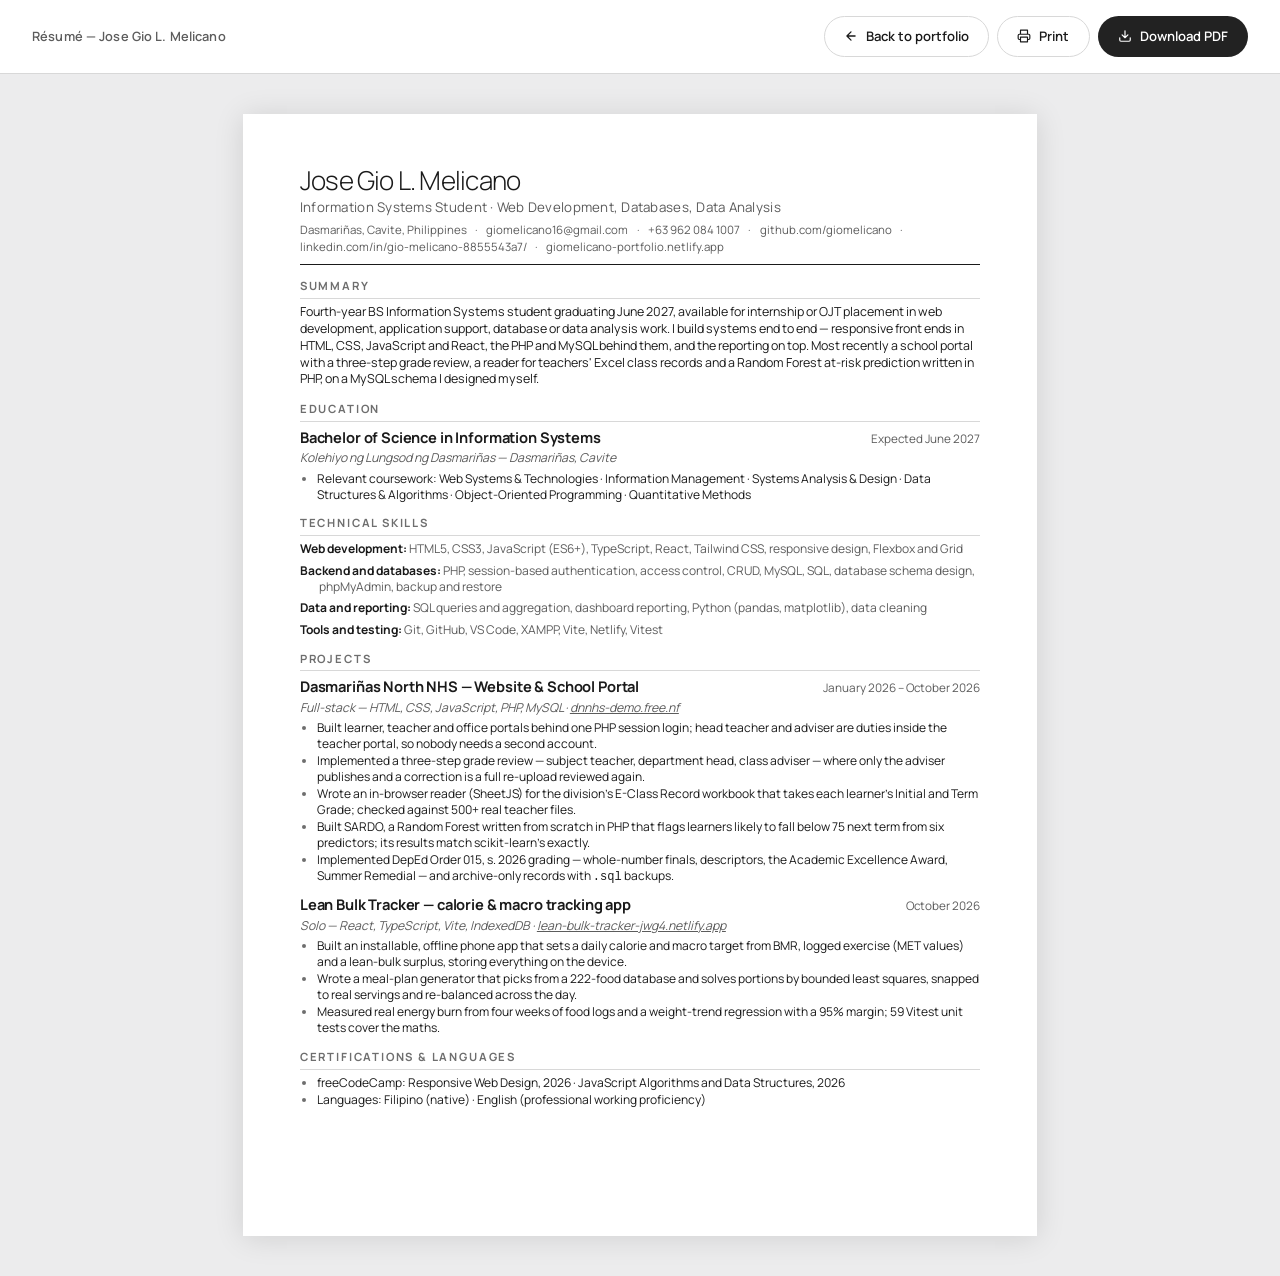
<file: resume.html>
<!DOCTYPE html>
<html lang="en">
<head>
<meta charset="UTF-8">
<meta name="viewport" content="width=device-width, initial-scale=1">
<title>Résumé — Jose Gio L. Melicano</title>
<meta name="description" content="Résumé of Jose Gio L. Melicano, BS Information Systems student at Kolehiyo ng Lungsod ng Dasmariñas.">
<meta name="robots" content="noindex">

<link rel="icon" href="data:image/svg+xml,<svg xmlns='http://www.w3.org/2000/svg' viewBox='0 0 100 100'><rect width='100' height='100' rx='22' fill='%23222'/><text x='50' y='68' font-family='Helvetica,Arial,sans-serif' font-size='46' font-weight='bold' fill='%23fff' text-anchor='middle'>JM</text></svg>">

<link rel="preconnect" href="https://fonts.googleapis.com">
<link rel="preconnect" href="https://fonts.gstatic.com" crossorigin>
<link rel="stylesheet" href="https://fonts.googleapis.com/css2?family=Manrope:wght@300..800&display=swap">
<link rel="stylesheet" href="css/resume.css">
</head>

<body>

<!--
  Screen-only controls; hidden by the print stylesheet.
  Visitor-facing: this page is linked from the portfolio nav and hero, so
  everything here is read by whoever opens the resume. No author notes.
-->
<div class="toolbar">
  <p class="toolbar__label">Résumé — Jose Gio L. Melicano</p>
  <div class="toolbar__actions">
    <a class="btn btn--ghost" href="index.html">
      <svg viewBox="0 0 24 24" fill="none" stroke="currentColor" stroke-width="2.2" stroke-linecap="round" stroke-linejoin="round" aria-hidden="true"><path d="M19 12H5M12 19l-7-7 7-7"/></svg>
      Back to portfolio
    </a>
    <button class="btn btn--ghost" type="button" onclick="window.print()">
      <svg viewBox="0 0 24 24" fill="none" stroke="currentColor" stroke-width="2" stroke-linecap="round" stroke-linejoin="round" aria-hidden="true"><path d="M6 9V2h12v7M6 18H4a2 2 0 0 1-2-2v-5a2 2 0 0 1 2-2h16a2 2 0 0 1 2 2v5a2 2 0 0 1-2 2h-2M6 14h12v8H6z"/></svg>
      Print
    </button>
    <!-- Named download: recruiters save and forward this file, and "resume.pdf"
         in a folder of thirty other resume.pdf files is nobody's. -->
    <a class="btn" href="assets/resume.pdf" download="Jose-Gio-Melicano-Resume.pdf">
      <svg viewBox="0 0 24 24" fill="none" stroke="currentColor" stroke-width="2" stroke-linecap="round" stroke-linejoin="round" aria-hidden="true"><path d="M21 15v4a2 2 0 0 1-2 2H5a2 2 0 0 1-2-2v-4M7 10l5 5 5-5M12 15V3"/></svg>
      Download PDF
    </a>
  </div>
</div>

<main class="sheet">

  <!-- ===== Header ===================================================== -->
  <header class="r-head">
    <div>
      <h1 class="r-name">Jose Gio L. Melicano</h1>
      <p class="r-role">Information Systems Student · Web Development, Databases, Data Analysis</p>
    </div>
    <div class="r-contact">
      <span>Dasmariñas, Cavite, Philippines</span>
      <a href="mailto:giomelicano16@gmail.com">giomelicano16@gmail.com</a>
      <!-- International form: unambiguous to a phone parser, and still reads
           normally to a Philippine recruiter. -->
      <a href="tel:+639620841007">+63 962 084 1007</a>
      <a href="https://github.com/giomelicano">github.com/giomelicano</a>
      <a href="https://www.linkedin.com/in/gio-melicano-8855543a7/">linkedin.com/in/gio-melicano-8855543a7/</a>
      <a href="https://giomelicano-portfolio.netlify.app">giomelicano-portfolio.netlify.app</a>
    </div>
  </header>

  <!-- ===== Summary ==================================================== -->
  <section class="r-section">
    <h2>Summary</h2>
    <p class="r-summary">
      Fourth-year BS Information Systems student graduating June 2027, available for internship
      or OJT placement in web development, application support, database or data analysis work.
      I build systems end to end — responsive front ends in HTML, CSS, JavaScript and React, the
      PHP and MySQL behind them, and the reporting on top. Most recently a school portal with a
      three-step grade review, a reader for teachers' Excel class records and a Random Forest
      at-risk prediction written in PHP, on a MySQL schema I designed myself.
    </p>
  </section>

  <!-- ===== Education ================================================== -->
  <section class="r-section">
    <h2>Education</h2>
    <div class="r-entry">
      <div class="r-entry__top">
        <h3 class="r-entry__title">Bachelor of Science in Information Systems</h3>
        <span class="r-entry__when">Expected June 2027</span>
      </div>
      <p class="r-entry__sub">Kolehiyo ng Lungsod ng Dasmariñas — Dasmariñas, Cavite</p>
      <ul class="r-bullets">
        <li>
          Relevant coursework: Web Systems &amp; Technologies · Information Management ·
          Systems Analysis &amp; Design · Data Structures &amp; Algorithms ·
          Object-Oriented Programming · Quantitative Methods
        </li>
      </ul>
    </div>
  </section>

  <!-- ===== Technical skills =========================================== -->
  <section class="r-section">
    <h2>Technical Skills</h2>
    <!--
      Deliberately one text line per group, label and skills in the same flow.
      The two-column grid this replaced looked tidier but serialised down the
      columns in the PDF: the labels came out together, then the skill lists
      separately, so a parser could not tell which skills sat under which
      heading. Keep any future group on a single line for the same reason.
    -->
    <div class="r-skills">
      <p class="r-skill"><strong>Web development:</strong> HTML5, CSS3, JavaScript (ES6+), TypeScript, React, Tailwind CSS, responsive design, Flexbox and Grid</p>
      <p class="r-skill"><strong>Backend and databases:</strong> PHP, session-based authentication, access control, CRUD, MySQL, SQL, database schema design, phpMyAdmin, backup and restore</p>
      <p class="r-skill"><strong>Data and reporting:</strong> SQL queries and aggregation, dashboard reporting, Python (pandas, matplotlib), data cleaning</p>
      <p class="r-skill"><strong>Tools and testing:</strong> Git, GitHub, VS Code, XAMPP, Vite, Netlify, Vitest</p>
    </div>
  </section>

  <!-- ===== Projects =================================================== -->
  <section class="r-section">
    <h2>Projects</h2>

    <div class="r-entry">
      <div class="r-entry__top">
        <h3 class="r-entry__title">Dasmariñas North NHS — Website &amp; School Portal</h3>
        <span class="r-entry__when">January 2026 – October 2026</span>
      </div>
      <p class="r-entry__sub">Full-stack — HTML, CSS, JavaScript, PHP, MySQL · <a href="https://dnnhs-demo.free.nf/">dnnhs-demo.free.nf</a></p>
      <ul class="r-bullets">
        <li>Built learner, teacher and office portals behind one PHP session login; head teacher and adviser are duties inside the teacher portal, so nobody needs a second account.</li>
        <li>Implemented a three-step grade review — subject teacher, department head, class adviser — where only the adviser publishes and a correction is a full re-upload reviewed again.</li>
        <li>Wrote an in-browser reader (SheetJS) for the division's E-Class Record workbook that takes each learner's Initial and Term Grade; checked against 500+ real teacher files.</li>
        <li>Built SARDO, a Random Forest written from scratch in PHP that flags learners likely to fall below 75 next term from six predictors; its results match scikit-learn's exactly.</li>
        <li>Implemented DepEd Order 015, s. 2026 grading — whole-number finals, descriptors, the Academic Excellence Award, Summer Remedial — and archive-only records with <code>.sql</code> backups.</li>
      </ul>
    </div>

    <div class="r-entry">
      <div class="r-entry__top">
        <h3 class="r-entry__title">Lean Bulk Tracker — calorie &amp; macro tracking app</h3>
        <span class="r-entry__when">October 2026</span>
      </div>
      <p class="r-entry__sub">Solo — React, TypeScript, Vite, IndexedDB · <a href="https://lean-bulk-tracker-jwg4.netlify.app/">lean-bulk-tracker-jwg4.netlify.app</a></p>
      <ul class="r-bullets">
        <li>Built an installable, offline phone app that sets a daily calorie and macro target from BMR, logged exercise (MET values) and a lean-bulk surplus, storing everything on the device.</li>
        <li>Wrote a meal-plan generator that picks from a 222-food database and solves portions by bounded least squares, snapped to real servings and re-balanced across the day.</li>
        <li>Measured real energy burn from four weeks of food logs and a weight-trend regression with a 95% margin; 59 Vitest unit tests cover the maths.</li>
      </ul>
    </div>
  </section>

  <!-- ===== Activities ================================================= -->
  <section class="r-section">
    <!-- "Certifications" is a heading applicant tracking systems look for by
         name; "Activities & Other" was not, so these were being filed nowhere. -->
    <h2>Certifications &amp; Languages</h2>
    <ul class="r-bullets">
      <li>
        freeCodeCamp: Responsive Web Design, 2026 ·
        JavaScript Algorithms and Data Structures, 2026
      </li>
      <li>Languages: Filipino (native) · English (professional working proficiency)</li>
    </ul>
  </section>

</main>

</body>
</html>
</file>
<file: css/style.css>
/* ==========================================================================
   Jose Gio L. Melicano — Portfolio
   Design: light monochrome editorial. Palette and typographic character
   adapted from the reference shot: #222 / #7B7B7B / #F8F8F8 / #FFF.
   Everything is driven by the custom properties in :root below — change
   the palette there and the whole site follows.
   ========================================================================== */

/* --------------------------------------------------------------------------
   1. Design tokens
   -------------------------------------------------------------------------- */

:root {
  /* Palette — light (default)
     The reference's secondary grey is #7B7B7B, which only reaches 4.23:1 on
     white — below the 4.5:1 WCAG AA minimum for body text. Darkened to
     #6f6f6f (5.0:1) so the muted copy is actually readable. Visually it is
     almost indistinguishable; legally and practically it is not. */
  --bg:          #ffffff;
  --bg-alt:      #f8f8f8;
  --bg-elev:     #ffffff;
  --fg:          #222222;
  --fg-muted:    #6f6f6f;
  --line:        #e6e6e6;
  --line-strong: #d4d4d4;   /* decorative hairlines only */
  --line-input:  #8c8c8c;   /* form controls need 3:1 — WCAG 1.4.11 */
  --ghost:       #f2f2f2;   /* giant watermark text behind the hero */
  --btn-bg:      #222222;
  --btn-fg:      #ffffff;
  --focus:       #222222;

  /* Type */
  --font: "Manrope", -apple-system, BlinkMacSystemFont, "Segoe UI", Roboto,
          "Helvetica Neue", Arial, sans-serif;
  --font-mono: ui-monospace, SFMono-Regular, "SF Mono", Menlo, Consolas,
               "Liberation Mono", monospace;

  /* Fluid type scale */
  --fs-display: clamp(4rem, 16vw, 11rem);      /* the huge "Hello" */
  --fs-h2:      clamp(2.25rem, 6vw, 4.25rem);
  --fs-h3:      clamp(1.35rem, 2.5vw, 1.85rem);
  --fs-lead:    clamp(1rem, 1.4vw, 1.15rem);
  --fs-body:    1rem;
  --fs-small:   0.875rem;
  --fs-micro:   0.75rem;

  /* Spacing & layout */
  --page-max:   1240px;
  --gutter:     clamp(1.25rem, 5vw, 4rem);
  --section-y:  clamp(4.5rem, 11vw, 9rem);
  --radius:     14px;
  --radius-sm:  8px;

  /* Motion */
  --ease: cubic-bezier(0.22, 0.61, 0.36, 1);
  --dur:  0.5s;
}

[data-theme="dark"] {
  --bg:          #111111;
  --bg-alt:      #181818;
  --bg-elev:     #1c1c1c;
  --fg:          #f4f4f4;
  --fg-muted:    #8f8f8f;
  --line:        #2a2a2a;
  --line-strong: #3a3a3a;
  --line-input:  #6a6a6a;
  --ghost:       #191919;
  --btn-bg:      #f4f4f4;
  --btn-fg:      #111111;
  --focus:       #f4f4f4;
}

/* --------------------------------------------------------------------------
   2. Reset & base
   -------------------------------------------------------------------------- */

*, *::before, *::after { box-sizing: border-box; }

html {
  -webkit-text-size-adjust: 100%;
  scroll-behavior: smooth;
}

body {
  margin: 0;
  background: var(--bg);
  color: var(--fg);
  font-family: var(--font);
  font-size: var(--fs-body);
  line-height: 1.65;
  font-weight: 400;
  -webkit-font-smoothing: antialiased;
  -moz-osx-font-smoothing: grayscale;
  overflow-x: hidden;
  transition: background-color 0.3s var(--ease), color 0.3s var(--ease);
}

h1, h2, h3, h4 {
  margin: 0;
  font-weight: 300;          /* the reference leans on light display weights */
  line-height: 1.04;
  letter-spacing: -0.03em;
}

p { margin: 0 0 1.15rem; }
p:last-child { margin-bottom: 0; }

a { color: inherit; text-decoration: none; }

img {
  max-width: 100%;
  height: auto;
  display: block;
}

ul { margin: 0; padding: 0; list-style: none; }

button { font: inherit; color: inherit; }

/* Keyboard focus is always visible — never remove this. */
:focus-visible {
  outline: 2px solid var(--focus);
  outline-offset: 3px;
  border-radius: 2px;
}

/* Skip link for keyboard and screen-reader users */
.skip-link {
  position: absolute;
  left: 1rem;
  top: -100px;
  z-index: 200;
  padding: 0.7rem 1.1rem;
  background: var(--btn-bg);
  color: var(--btn-fg);
  border-radius: var(--radius-sm);
  font-size: var(--fs-small);
  transition: top 0.2s var(--ease);
}
.skip-link:focus { top: 1rem; }

.visually-hidden {
  position: absolute;
  width: 1px; height: 1px;
  margin: -1px; padding: 0;
  overflow: hidden;
  clip: rect(0 0 0 0);
  white-space: nowrap;
  border: 0;
}

/* --------------------------------------------------------------------------
   3. Layout primitives
   -------------------------------------------------------------------------- */

.wrap {
  width: 100%;
  max-width: var(--page-max);
  margin-inline: auto;
  padding-inline: var(--gutter);
}

.section { padding-block: var(--section-y); }
.section--alt { background: var(--bg-alt); }

/* Small uppercase label used above every section heading */
.eyebrow {
  display: inline-flex;
  align-items: center;
  gap: 0.6rem;
  font-size: var(--fs-micro);
  letter-spacing: 0.18em;
  text-transform: uppercase;
  color: var(--fg-muted);
  font-weight: 600;
  margin-bottom: 1.5rem;
}
.eyebrow::before {
  content: "";
  width: 28px;
  height: 1px;
  background: var(--line-strong);
}

.section-title {
  font-size: var(--fs-h2);
  margin-bottom: 1.25rem;
}

.section-intro {
  max-width: 54ch;
  color: var(--fg-muted);
  font-size: var(--fs-lead);
}

.rule {
  border: 0;
  border-top: 1px solid var(--line);
  margin: 0;
}

/* --------------------------------------------------------------------------
   4. Buttons
   -------------------------------------------------------------------------- */

.btn {
  display: inline-flex;
  align-items: center;
  gap: 0.55rem;
  padding: 0.85rem 1.5rem;
  border-radius: 999px;
  border: 1px solid transparent;
  font-size: var(--fs-small);
  font-weight: 600;
  letter-spacing: 0.01em;
  cursor: pointer;
  transition: transform 0.2s var(--ease), background-color 0.2s var(--ease),
              color 0.2s var(--ease), border-color 0.2s var(--ease);
}
.btn:hover { transform: translateY(-2px); }

.btn--primary { background: var(--btn-bg); color: var(--btn-fg); }
.btn--primary:hover { background: var(--fg); }

.btn--ghost {
  background: transparent;
  color: var(--fg);
  border-color: var(--line-strong);
}
.btn--ghost:hover { border-color: var(--fg); }

.btn--sm { padding: 0.6rem 1.15rem; }

.btn .arrow { transition: transform 0.2s var(--ease); }
.btn:hover .arrow { transform: translate(2px, -2px); }

/* --------------------------------------------------------------------------
   5. Header / navigation
   -------------------------------------------------------------------------- */

.site-header {
  position: sticky;
  top: 0;
  z-index: 100;
  background: color-mix(in srgb, var(--bg) 85%, transparent);
  backdrop-filter: blur(14px);
  -webkit-backdrop-filter: blur(14px);
  border-bottom: 1px solid var(--line);
}

.nav {
  display: flex;
  align-items: center;
  justify-content: space-between;
  gap: 1rem;
  height: 72px;
}

.brand {
  display: inline-flex;
  align-items: center;
  gap: 0.65rem;
  font-weight: 700;
  letter-spacing: -0.02em;
  font-size: 0.95rem;
}

.brand__mark {
  display: grid;
  place-items: center;
  width: 34px;
  height: 34px;
  border-radius: 10px;
  background: var(--btn-bg);
  color: var(--btn-fg);
  font-size: 0.8rem;
  font-weight: 700;
  letter-spacing: 0;
}

.nav__links {
  display: flex;
  align-items: center;
  gap: clamp(1rem, 2.5vw, 2.25rem);
}

.nav__link {
  position: relative;
  font-size: var(--fs-small);
  font-weight: 500;
  color: var(--fg-muted);
  padding-block: 0.35rem;
  transition: color 0.2s var(--ease);
}
.nav__link::after {
  content: "";
  position: absolute;
  left: 0;
  bottom: 0;
  width: 100%;
  height: 1px;
  background: var(--fg);
  transform: scaleX(0);
  transform-origin: left;
  transition: transform 0.25s var(--ease);
}
.nav__link:hover,
.nav__link.is-active { color: var(--fg); }
.nav__link.is-active::after { transform: scaleX(1); }

.nav__actions {
  display: flex;
  align-items: center;
  gap: 0.5rem;
}

/* Theme toggle */
.theme-toggle {
  display: grid;
  place-items: center;
  width: 38px;
  height: 38px;
  border-radius: 50%;
  border: 1px solid var(--line-strong);
  background: transparent;
  cursor: pointer;
  transition: border-color 0.2s var(--ease), transform 0.2s var(--ease);
}
.theme-toggle:hover { border-color: var(--fg); transform: rotate(15deg); }
.theme-toggle svg { width: 17px; height: 17px; }
.theme-toggle .icon-sun  { display: none; }
[data-theme="dark"] .theme-toggle .icon-sun  { display: block; }
[data-theme="dark"] .theme-toggle .icon-moon { display: none; }

/* Mobile menu button */
.nav__toggle {
  display: none;
  width: 40px;
  height: 40px;
  border: 1px solid var(--line-strong);
  border-radius: 10px;
  background: transparent;
  cursor: pointer;
  padding: 0;
  place-items: center;
}
.nav__toggle span {
  display: block;
  width: 17px;
  height: 1.5px;
  background: var(--fg);
  transition: transform 0.25s var(--ease), opacity 0.2s var(--ease);
}
.nav__toggle span + span { margin-top: 4px; }
.nav__toggle[aria-expanded="true"] span:nth-child(1) { transform: translateY(5.5px) rotate(45deg); }
.nav__toggle[aria-expanded="true"] span:nth-child(2) { opacity: 0; }
.nav__toggle[aria-expanded="true"] span:nth-child(3) { transform: translateY(-5.5px) rotate(-45deg); }

/* --------------------------------------------------------------------------
   6. Hero
   -------------------------------------------------------------------------- */

.hero {
  position: relative;
  padding-block: clamp(3rem, 7vw, 5.5rem) clamp(2.5rem, 5vw, 4rem);
  overflow: hidden;
}

/* The giant ghosted word sitting behind everything */
.hero__watermark {
  position: absolute;
  top: 50%;
  left: 50%;
  transform: translate(-50%, -50%);
  font-size: clamp(6rem, 21vw, 20rem);
  font-weight: 700;
  letter-spacing: -0.05em;
  color: var(--ghost);
  white-space: nowrap;
  user-select: none;
  pointer-events: none;
  z-index: 0;
}

.hero__inner {
  position: relative;
  z-index: 1;
  display: grid;
  grid-template-columns: 1fr;
  gap: clamp(2rem, 4vw, 3rem);
  align-items: center;
}

/* Rotated labels pinned to the left edge, as in the reference */
.hero__side {
  display: none;
  position: absolute;
  left: calc(var(--gutter) * -1 + 0.5rem);
  top: 0;
  height: 100%;
  flex-direction: column;
  justify-content: space-between;
  align-items: center;
  z-index: 2;
}
.hero__side span {
  writing-mode: vertical-rl;
  transform: rotate(180deg);
  font-size: var(--fs-micro);
  letter-spacing: 0.22em;
  text-transform: uppercase;
  color: var(--fg-muted);
  font-weight: 600;
}

.hero__stats {
  display: flex;
  gap: clamp(1.75rem, 4vw, 3.25rem);
  margin-bottom: clamp(1.25rem, 3vw, 2rem);
}
.hero__stat-num {
  display: block;
  font-size: clamp(1.5rem, 3vw, 2.1rem);
  font-weight: 300;
  letter-spacing: -0.03em;
  line-height: 1.1;
}
.hero__stat-label {
  display: block;
  font-size: var(--fs-micro);
  color: var(--fg-muted);
  letter-spacing: 0.05em;
  margin-top: 0.2rem;
  max-width: 15ch;
}

.hero__title {
  font-size: var(--fs-display);
  font-weight: 200;
  letter-spacing: -0.05em;
  line-height: 0.88;
  margin-bottom: 1.4rem;
}

.hero__subtitle {
  display: flex;
  align-items: flex-start;
  gap: 0.75rem;
  font-size: var(--fs-lead);
  color: var(--fg-muted);
  max-width: 46ch;
  margin-bottom: 2rem;
}
.hero__subtitle::before {
  content: "";
  flex: none;
  width: 26px;
  height: 1px;
  background: var(--line-strong);
  margin-top: 0.85em;
}
/* The text is its own flex item so the decorative rule above can't squeeze it */
.hero__subtitle > span { min-width: 0; }

.hero__subtitle strong {
  color: var(--fg);
  font-weight: 600;
}

.hero__actions {
  display: flex;
  flex-wrap: wrap;
  gap: 0.75rem;
  margin-bottom: 2rem;
}

.hero__socials {
  display: flex;
  align-items: center;
  gap: 0.4rem;
}
.social-link {
  display: grid;
  place-items: center;
  width: 40px;
  height: 40px;
  border-radius: 50%;
  border: 1px solid var(--line);
  color: var(--fg-muted);
  transition: color 0.2s var(--ease), border-color 0.2s var(--ease),
              transform 0.2s var(--ease);
}
.social-link:hover {
  color: var(--fg);
  border-color: var(--fg);
  transform: translateY(-2px);
}
.social-link svg { width: 17px; height: 17px; }

/* Availability pill */
.badge {
  display: inline-flex;
  align-items: center;
  gap: 0.5rem;
  padding: 0.4rem 0.9rem 0.4rem 0.7rem;
  border: 1px solid var(--line-strong);
  border-radius: 999px;
  font-size: var(--fs-micro);
  font-weight: 600;
  letter-spacing: 0.06em;
  text-transform: uppercase;
  color: var(--fg-muted);
  margin-bottom: 1.5rem;
}
.badge__dot {
  width: 7px;
  height: 7px;
  border-radius: 50%;
  background: #22c55e;
  box-shadow: 0 0 0 3px color-mix(in srgb, #22c55e 22%, transparent);
}

/* Portrait — grayscale, like the reference */
.hero__portrait {
  position: relative;
  justify-self: center;
  width: min(100%, 380px);
  aspect-ratio: 4 / 5;
  border-radius: var(--radius);
  overflow: hidden;
  background: var(--bg-alt);
  border: 1px solid var(--line);
}
/* Grayscale keeps the photo inside the monochrome palette, the way the
   reference does it. Colour returns on hover/focus so it isn't lost.
   To keep the photo in full colour permanently, delete the filter line. */
.hero__portrait img {
  width: 100%;
  height: 100%;
  object-fit: cover;
  object-position: center 38%;   /* bias the crop toward the face */
  filter: grayscale(100%) contrast(1.03);
  transition: filter 0.45s var(--ease), transform 0.45s var(--ease);
}
.hero__portrait:hover img,
.hero__portrait:focus-within img {
  filter: grayscale(0%) contrast(1);
  transform: scale(1.02);
}

/* The photo's white studio background is a bright block on a dark page —
   knock it back slightly so it doesn't glare. */
[data-theme="dark"] .hero__portrait img {
  filter: grayscale(100%) contrast(1.03) brightness(0.9);
}
[data-theme="dark"] .hero__portrait:hover img,
[data-theme="dark"] .hero__portrait:focus-within img {
  filter: grayscale(0%) contrast(1) brightness(0.96);
}
/* Shown when no photo has been supplied yet */
.hero__portrait-placeholder {
  position: absolute;
  inset: 0;
  display: grid;
  place-content: center;
  gap: 0.5rem;
  text-align: center;
  padding: 1.5rem;
  color: var(--fg-muted);
  font-size: var(--fs-small);
}
.hero__portrait-placeholder svg { width: 40px; height: 40px; margin-inline: auto; opacity: 0.5; }

.hero__scroll {
  display: inline-flex;
  align-items: center;
  gap: 0.5rem;
  margin-top: clamp(2rem, 5vw, 3.5rem);
  font-size: var(--fs-micro);
  letter-spacing: 0.18em;
  text-transform: uppercase;
  color: var(--fg-muted);
  font-weight: 600;
}
.hero__scroll svg { width: 14px; height: 14px; animation: nudge 1.8s var(--ease) infinite; }

@keyframes nudge {
  0%, 100% { transform: translateY(0); }
  50%      { transform: translateY(4px); }
}

/* --------------------------------------------------------------------------
   7. About
   -------------------------------------------------------------------------- */

.about__grid {
  display: grid;
  gap: clamp(2rem, 5vw, 4rem);
  align-items: start;
}

.facts {
  display: grid;
  gap: 0;
  border-top: 1px solid var(--line);
}
.fact {
  display: grid;
  grid-template-columns: minmax(110px, 0.4fr) 1fr;
  gap: 1rem;
  padding-block: 1.1rem;
  border-bottom: 1px solid var(--line);
  align-items: baseline;
}
.fact__key {
  font-size: var(--fs-micro);
  letter-spacing: 0.14em;
  text-transform: uppercase;
  color: var(--fg-muted);
  font-weight: 600;
}
.fact__val { font-size: var(--fs-small); font-weight: 500; }

/* --------------------------------------------------------------------------
   8. Skills — numbered editorial rows, not boxes
   -------------------------------------------------------------------------- */

.skills__list { border-top: 1px solid var(--line); }

.skill-row {
  display: grid;
  grid-template-columns: auto 1fr;
  gap: 0.4rem 1.5rem;
  padding-block: clamp(1.5rem, 3vw, 2.25rem);
  border-bottom: 1px solid var(--line);
  transition: background-color 0.25s var(--ease);
}
.skill-row:hover { background: color-mix(in srgb, var(--fg) 3%, transparent); }

.skill-row__num {
  font-size: var(--fs-micro);
  font-weight: 600;
  color: var(--fg-muted);
  letter-spacing: 0.1em;
  padding-top: 0.45rem;
}
.skill-row__title {
  font-size: var(--fs-h3);
  font-weight: 400;
  letter-spacing: -0.02em;
  margin-bottom: 0.35rem;
}
.skill-row__desc {
  color: var(--fg-muted);
  font-size: var(--fs-small);
  margin-bottom: 1rem;
  max-width: 60ch;
}

.tags {
  display: flex;
  flex-wrap: wrap;
  gap: 0.45rem;
}
.tag {
  padding: 0.32rem 0.8rem;
  border: 1px solid var(--line-strong);
  border-radius: 999px;
  font-size: var(--fs-micro);
  font-weight: 600;
  letter-spacing: 0.04em;
  color: var(--fg-muted);
  white-space: nowrap;
}
.tag--solid {
  background: var(--btn-bg);
  border-color: var(--btn-bg);
  color: var(--btn-fg);
}

/* --------------------------------------------------------------------------
   9. Project case study
   -------------------------------------------------------------------------- */

.case {
  border: 1px solid var(--line);
  border-radius: var(--radius);
  overflow: hidden;
  background: var(--bg-elev);
}

.case__cover {
  position: relative;
  aspect-ratio: 16 / 9;
  background: var(--bg-alt);
  border-bottom: 1px solid var(--line);
  overflow: hidden;
}
.case__cover img { width: 100%; height: 100%; object-fit: cover; }

/* Placeholder shown until a real screenshot is dropped in */
.shot-placeholder {
  position: absolute;
  inset: 0;
  display: grid;
  place-content: center;
  gap: 0.6rem;
  text-align: center;
  padding: 1.25rem;
  color: var(--fg-muted);
  font-size: var(--fs-small);
  background:
    repeating-linear-gradient(
      45deg,
      transparent 0 12px,
      color-mix(in srgb, var(--fg) 3%, transparent) 12px 24px
    );
}
.shot-placeholder svg { width: 34px; height: 34px; margin-inline: auto; opacity: 0.45; }
.shot-placeholder code {
  font-family: var(--font-mono);
  font-size: var(--fs-micro);
  background: color-mix(in srgb, var(--fg) 7%, transparent);
  padding: 0.15rem 0.45rem;
  border-radius: 4px;
}

.case__body { padding: clamp(1.5rem, 4vw, 3rem); }

.case__head {
  display: flex;
  flex-wrap: wrap;
  align-items: flex-start;
  justify-content: space-between;
  gap: 1rem;
  margin-bottom: 1.75rem;
}
.case__num {
  font-size: var(--fs-micro);
  font-weight: 600;
  letter-spacing: 0.1em;
  color: var(--fg-muted);
  margin-bottom: 0.5rem;
}
.case__title {
  font-size: clamp(1.75rem, 4vw, 2.75rem);
  font-weight: 300;
  margin-bottom: 0.4rem;
}
.case__role {
  font-size: var(--fs-small);
  color: var(--fg-muted);
}
.case__links { display: flex; flex-wrap: wrap; gap: 0.6rem; }

.case__cols {
  display: grid;
  gap: clamp(1.5rem, 4vw, 2.75rem);
  margin-bottom: 2rem;
}

.case__block h4 {
  font-size: var(--fs-micro);
  letter-spacing: 0.16em;
  text-transform: uppercase;
  color: var(--fg-muted);
  font-weight: 600;
  margin-bottom: 0.85rem;
}
.case__block p { color: var(--fg-muted); font-size: var(--fs-small); }

.built-list { display: grid; gap: 0.7rem; }

/* The bullet is positioned rather than a grid/flex item, so the <strong>
   label and the text following it stay on one continuous line of prose. */
.built-list li {
  position: relative;
  padding-left: 1.15rem;
  font-size: var(--fs-small);
  color: var(--fg-muted);
}
.built-list li::before {
  content: "";
  position: absolute;
  left: 0;
  top: 0.6em;
  width: 5px;
  height: 5px;
  border-radius: 50%;
  background: var(--fg);
}
.built-list strong { color: var(--fg); font-weight: 600; }
.built-list code {
  font-family: var(--font-mono);
  font-size: 0.88em;
  background: color-mix(in srgb, var(--fg) 7%, transparent);
  padding: 0.1em 0.35em;
  border-radius: 4px;
}

/* Callout used for the "what was hard" / TODO notes */
.note {
  border-left: 2px solid var(--line-strong);
  padding: 0.85rem 0 0.85rem 1.1rem;
  font-size: var(--fs-small);
  color: var(--fg-muted);
}
.note strong { color: var(--fg); font-weight: 600; }

/* Screenshot gallery */
.gallery {
  display: grid;
  grid-template-columns: repeat(auto-fill, minmax(200px, 1fr));
  gap: 0.75rem;
  margin-top: 0.5rem;
}
.gallery__item {
  position: relative;
  aspect-ratio: 16 / 10;
  border: 1px solid var(--line);
  border-radius: var(--radius-sm);
  overflow: hidden;
  background: var(--bg-alt);
  cursor: zoom-in;
  padding: 0;
  transition: transform 0.2s var(--ease), border-color 0.2s var(--ease);
}
.gallery__item:hover { transform: translateY(-3px); border-color: var(--fg); }
/* Crop from the top, not the centre. The portal screenshots are wider than the
   grid's 16/10 cell, and everything worth reading in a thumbnail — page titles,
   the KPI row, table headers — sits at the top of the frame. */
.gallery__item img { width: 100%; height: 100%; object-fit: cover; object-position: top; }
.gallery__item .shot-placeholder { font-size: var(--fs-micro); }

/* Lightbox */
.lightbox {
  position: fixed;
  inset: 0;
  z-index: 200;
  display: none;
  place-items: center;
  padding: clamp(1rem, 5vw, 3rem);
  background: color-mix(in srgb, #000 82%, transparent);
  backdrop-filter: blur(6px);
  -webkit-backdrop-filter: blur(6px);
}
.lightbox[open],
.lightbox.is-open { display: grid; }

.lightbox__figure {
  margin: 0;
  max-width: min(1100px, 100%);
  max-height: 100%;
  display: grid;
  gap: 0.85rem;
}
.lightbox__img {
  max-width: 100%;
  max-height: 78vh;
  object-fit: contain;
  border-radius: var(--radius-sm);
  background: #fff;
}
.lightbox__caption {
  color: #d4d4d4;
  font-size: var(--fs-small);
  text-align: center;
}

.lightbox__btn {
  position: absolute;
  display: grid;
  place-items: center;
  width: 46px;
  height: 46px;
  border-radius: 50%;
  border: 1px solid rgba(255, 255, 255, 0.25);
  background: rgba(0, 0, 0, 0.4);
  color: #fff;
  cursor: pointer;
  transition: background-color 0.2s var(--ease), transform 0.2s var(--ease);
}
.lightbox__btn:hover { background: rgba(255, 255, 255, 0.15); }
.lightbox__btn svg { width: 18px; height: 18px; }
.lightbox__close { top: clamp(1rem, 3vw, 2rem); right: clamp(1rem, 3vw, 2rem); }
.lightbox__prev  { left:  clamp(0.5rem, 2vw, 2rem); top: 50%; transform: translateY(-50%); }
.lightbox__next  { right: clamp(0.5rem, 2vw, 2rem); top: 50%; transform: translateY(-50%); }
.lightbox__prev:hover, .lightbox__next:hover { transform: translateY(-50%) scale(1.06); }

body.is-locked { overflow: hidden; }

/* --------------------------------------------------------------------------
   10. Contact
   -------------------------------------------------------------------------- */

.contact__grid {
  display: grid;
  gap: clamp(2rem, 5vw, 4rem);
  align-items: start;
}

.contact__direct { display: grid; gap: 0.25rem; margin-top: 2rem; }
.contact__direct a {
  font-size: var(--fs-lead);
  font-weight: 500;
  border-bottom: 1px solid var(--line-strong);
  padding-bottom: 2px;
  width: fit-content;
  transition: border-color 0.2s var(--ease);
}
.contact__direct a:hover { border-color: var(--fg); }

.form { display: grid; gap: 1.1rem; }

.field { display: grid; gap: 0.4rem; }
.field label {
  font-size: var(--fs-micro);
  letter-spacing: 0.14em;
  text-transform: uppercase;
  color: var(--fg-muted);
  font-weight: 600;
}
.field input,
.field textarea {
  width: 100%;
  padding: 0.85rem 1rem;
  border: 1px solid var(--line-input);
  border-radius: var(--radius-sm);
  background: var(--bg);
  color: var(--fg);
  font: inherit;
  font-size: var(--fs-small);
  transition: border-color 0.2s var(--ease);
}
.field input:focus,
.field textarea:focus { border-color: var(--fg); outline: none; }
.field input:focus-visible,
.field textarea:focus-visible { outline: 2px solid var(--focus); outline-offset: 2px; }
.field textarea { resize: vertical; min-height: 130px; }

.field__error {
  font-size: var(--fs-micro);
  color: #dc2626;
  min-height: 1em;
  letter-spacing: 0;
  text-transform: none;
  font-weight: 500;
}
[data-theme="dark"] .field__error { color: #f87171; }
.field.has-error input,
.field.has-error textarea { border-color: #dc2626; }

/* Honeypot — hidden from people, catches bots */
.hp { position: absolute; left: -9999px; opacity: 0; }

.form__status {
  font-size: var(--fs-small);
  padding: 0.85rem 1rem;
  border-radius: var(--radius-sm);
  border: 1px solid var(--line);
  display: none;
}
.form__status.is-visible { display: block; }
.form__status.is-success {
  border-color: #22c55e;
  background: color-mix(in srgb, #22c55e 10%, transparent);
}
.form__status.is-error {
  border-color: #dc2626;
  background: color-mix(in srgb, #dc2626 10%, transparent);
}

/* --------------------------------------------------------------------------
   11. Footer
   -------------------------------------------------------------------------- */

.site-footer {
  border-top: 1px solid var(--line);
  padding-block: 2.25rem;
}
.site-footer__inner {
  display: flex;
  flex-wrap: wrap;
  align-items: center;
  justify-content: space-between;
  gap: 1rem;
  font-size: var(--fs-small);
  color: var(--fg-muted);
}
.to-top {
  display: inline-flex;
  align-items: center;
  gap: 0.5rem;
  font-size: var(--fs-micro);
  letter-spacing: 0.14em;
  text-transform: uppercase;
  font-weight: 600;
}
.to-top:hover { color: var(--fg); }
.to-top svg { width: 13px; height: 13px; }

/* --------------------------------------------------------------------------
   12. Scroll-reveal animation
   -------------------------------------------------------------------------- */

/* Scoped to .js so that with JavaScript disabled nothing is ever hidden —
   without this guard the whole page would render blank for a no-JS visitor. */
.js .reveal {
  opacity: 0;
  transform: translateY(22px);
  transition: opacity 0.65s var(--ease), transform 0.65s var(--ease);
}
.js .reveal.is-visible { opacity: 1; transform: none; }

/* --------------------------------------------------------------------------
   13. Responsive
   -------------------------------------------------------------------------- */

@media (max-width: 860px) {
  .nav__toggle { display: grid; }

  /* Touch targets: 44px minimum on phones */
  .nav__toggle,
  .theme-toggle { width: 44px; height: 44px; }
  .social-link  { width: 44px; height: 44px; }

  .nav__links {
    position: fixed;
    inset: 72px 0 auto;
    flex-direction: column;
    align-items: stretch;
    gap: 0;
    padding: 0.5rem var(--gutter) 1.5rem;
    background: var(--bg);
    border-bottom: 1px solid var(--line);
    transform: translateY(-12px);
    opacity: 0;
    visibility: hidden;
    transition: opacity 0.25s var(--ease), transform 0.25s var(--ease),
                visibility 0.25s;
  }
  .nav__links.is-open {
    transform: translateY(0);
    opacity: 1;
    visibility: visible;
  }
  .nav__link {
    padding-block: 0.9rem;
    border-bottom: 1px solid var(--line);
    font-size: 1rem;
  }
  .nav__link::after { display: none; }
  .nav__cta { display: none; }
}

@media (min-width: 861px) {
  /* Only wide enough to hold the name on one line above this breakpoint —
     on a phone this would force a narrow text column with a large gap. */
  .hero__subtitle strong { white-space: nowrap; }

  .hero__inner { grid-template-columns: 1.15fr 0.85fr; }
  .hero__side  { display: flex; }
  .about__grid   { grid-template-columns: 1.1fr 0.9fr; }
  .contact__grid { grid-template-columns: 0.85fr 1.15fr; }
  .case__cols    { grid-template-columns: 1fr 1fr; }
  .skill-row {
    grid-template-columns: 60px minmax(200px, 0.9fr) 1.1fr;
    align-items: start;
  }
  .skill-row__body { grid-column: 2; }
  .skill-row .tags { grid-column: 3; padding-top: 0.35rem; }
  .skill-row__desc { margin-bottom: 0; }
}

@media (min-width: 1100px) {
  .hero__portrait { width: min(100%, 430px); }
}

/* --------------------------------------------------------------------------
   14. Reduced motion & print
   -------------------------------------------------------------------------- */

@media (prefers-reduced-motion: reduce) {
  html { scroll-behavior: auto; }
  *, *::before, *::after {
    animation-duration: 0.001ms !important;
    animation-iteration-count: 1 !important;
    transition-duration: 0.001ms !important;
  }
  .js .reveal { opacity: 1; transform: none; }
}

@media print {
  .site-header, .hero__watermark, .hero__scroll, .lightbox,
  .site-footer, .nav__actions { display: none !important; }
  body { background: #fff; color: #000; }
}
</file>
<file: css/resume.css>
/* ==========================================================================
   Résumé — screen styles plus a print stylesheet that produces a clean,
   one-page PDF via the browser's "Save as PDF".
   Shares the token names used by style.css so the two stay consistent.
   ========================================================================== */

:root {
  --ink:        #1a1a1a;
  --ink-muted:  #5c5c5c;
  --ink-faint:  #6e6e6e;   /* 5.1:1 on white — #8a8a8a only reached 3.45:1 */
  --line:       #d8d8d8;
  --paper:      #ffffff;
  --page-bg:    #ececed;
  --font: "Manrope", -apple-system, BlinkMacSystemFont, "Segoe UI", Roboto,
          "Helvetica Neue", Arial, sans-serif;
}

* , *::before, *::after { box-sizing: border-box; }

body {
  margin: 0;
  background: var(--page-bg);
  color: var(--ink);
  font-family: var(--font);
  font-size: 10.5pt;
  line-height: 1.45;
  -webkit-font-smoothing: antialiased;
}

a { color: inherit; }

:focus-visible {
  outline: 2px solid var(--ink);
  outline-offset: 3px;
}

/* --------------------------------------------------------------------------
   Screen-only toolbar
   -------------------------------------------------------------------------- */

.toolbar {
  position: sticky;
  top: 0;
  z-index: 10;
  display: flex;
  flex-wrap: wrap;
  align-items: center;
  justify-content: space-between;
  gap: 1rem;
  padding: 0.9rem clamp(1rem, 4vw, 2rem);
  background: #ffffff;
  border-bottom: 1px solid var(--line);
}

/* Left-hand label. Fills the first slot of the toolbar's space-between so the
   action buttons stay right-aligned; without it they would collapse leftwards. */
.toolbar__label {
  font-size: 0.8rem;
  font-weight: 600;
  letter-spacing: 0.01em;
  color: var(--ink-muted);
  max-width: 60ch;
}

.toolbar__actions { display: flex; gap: 0.5rem; flex-wrap: wrap; }

.btn {
  display: inline-flex;
  align-items: center;
  gap: 0.5rem;
  padding: 0.6rem 1.2rem;
  border-radius: 999px;
  border: 1px solid transparent;
  background: #222;
  color: #fff;
  font: inherit;
  font-size: 0.82rem;
  font-weight: 600;
  cursor: pointer;
  text-decoration: none;
  transition: transform 0.2s ease, background-color 0.2s ease;
}
.btn:hover { transform: translateY(-2px); }
.btn--ghost {
  background: transparent;
  color: var(--ink);
  border-color: var(--line);
}
.btn--ghost:hover { border-color: var(--ink); }
.btn svg { width: 14px; height: 14px; }

/* --------------------------------------------------------------------------
   The sheet
   -------------------------------------------------------------------------- */

.sheet {
  width: 210mm;
  min-height: 297mm;
  max-width: 100%;
  margin: clamp(1rem, 4vw, 2.5rem) auto;
  padding: 14mm 15mm;
  background: var(--paper);
  box-shadow: 0 2px 28px rgba(0, 0, 0, 0.12);
}

/* Header */

/* Name and role on their own lines, contact details as one wrapping run
   beneath them.

   This was a two-column flex row with the contact block pushed right. That
   only held while the role line stayed short: once it grew, the contact block
   wrapped to its own row and sat under the name still right-aligned, against
   nothing — ragged and clearly broken. A full-width run cannot wrap wrong, it
   survives any length of role line, and it reads as one contact sentence when
   a parser flattens it. */
.r-head {
  padding-bottom: 2.4mm;
  border-bottom: 1.5px solid var(--ink);
}

.r-name {
  margin: 0;
  font-size: 19.5pt;
  font-weight: 300;
  letter-spacing: -0.03em;
  line-height: 1.05;
}

.r-role {
  margin: 1mm 0 0;
  font-size: 10pt;
  color: var(--ink-muted);
  letter-spacing: 0.02em;
}

.r-contact {
  display: flex;
  flex-wrap: wrap;
  align-items: baseline;
  gap: 0.6mm 2.2mm;
  margin-top: 1.6mm;
  font-size: 8.6pt;
  line-height: 1.3;
  color: var(--ink-muted);
}
/* Separator sits inside the preceding item, so it never starts a wrapped line. */
.r-contact > :not(:last-child)::after {
  content: "·";
  margin-left: 2.2mm;
  color: var(--ink-faint);
}
.r-contact a { text-decoration: none; }
.r-contact a:hover { text-decoration: underline; }

/* Sections */

/* Section rhythm is tuned so the whole resume lands on one page. Adding a
   section or a few bullets pushes it to two — check the PDF, don't assume. */
.r-section { margin-top: 3.4mm; }

.r-section > h2 {
  margin: 0 0 1.3mm;
  font-size: 8.5pt;
  font-weight: 700;
  letter-spacing: 0.16em;
  text-transform: uppercase;
  color: var(--ink-faint);
  padding-bottom: 0.9mm;
  border-bottom: 1px solid var(--line);
}

.r-summary { margin: 0; font-size: 9.3pt; line-height: 1.36; }

/* An entry: title row + optional meta + bullets */

.r-entry + .r-entry { margin-top: 2.2mm; }

.r-entry__top {
  display: flex;
  flex-wrap: wrap;
  align-items: baseline;
  justify-content: space-between;
  gap: 0.25rem 1rem;
}

.r-entry__title {
  margin: 0;
  font-size: 11pt;
  font-weight: 700;
  letter-spacing: -0.01em;
}

.r-entry__when {
  font-size: 8.8pt;
  color: var(--ink-muted);
  white-space: nowrap;
}

.r-entry__sub {
  margin: 0.3mm 0 1mm;
  font-size: 9.2pt;
  color: var(--ink-muted);
  font-style: italic;
}

.r-bullets { margin: 0; padding-left: 4.5mm; }
.r-bullets li { margin-bottom: 0.3mm; font-size: 9.05pt; line-height: 1.32; }
.r-bullets li::marker { color: var(--ink-faint); }

/* Skills

   One line per group, label inline with its skills. This used to be a two-column
   grid; it read well on screen but the PDF's text layer came out column-first,
   which is how applicant tracking systems read it — the labels in one run, the
   skill lists in another, the pairing gone. A single flow can't do that. */

.r-skills { display: grid; gap: 1.4mm; }

.r-skill {
  margin: 0;
  font-size: 9.05pt;
  line-height: 1.34;
  color: var(--ink-muted);
  /* Hanging indent keeps wrapped skills clear of the label without a second
     column existing in the text flow. */
  padding-left: 5mm;
  text-indent: -5mm;
}
.r-skill strong {
  color: var(--ink);
  font-weight: 700;
}

/* A visible marker for text that still needs replacing */
.todo {
  background: #fff3cd;
  border-bottom: 1px dashed #b8860b;
  padding: 0 2px;
}

/* --------------------------------------------------------------------------
   Print
   -------------------------------------------------------------------------- */

@page {
  size: A4;
  margin: 10mm 13mm;
}

@media print {
  body { background: #fff; font-size: 10pt; }

  .toolbar, .no-print { display: none !important; }

  .sheet {
    width: auto;
    min-height: 0;
    margin: 0;
    padding: 0;
    box-shadow: none;
  }

  /* Keep entries from splitting across the page break */
  .r-entry, .r-section { break-inside: avoid; page-break-inside: avoid; }

  /* Highlighting doesn't belong in a printed résumé, but keep it readable
     if it hasn't been replaced yet */
  .todo { background: transparent; border-bottom: 1px dashed #999; }

  a { text-decoration: none; color: inherit; }
}

@media (max-width: 640px) {
  .sheet { padding: 8mm 6mm; }
  .r-skill { padding-left: 0; text-indent: 0; }
}
</file>
